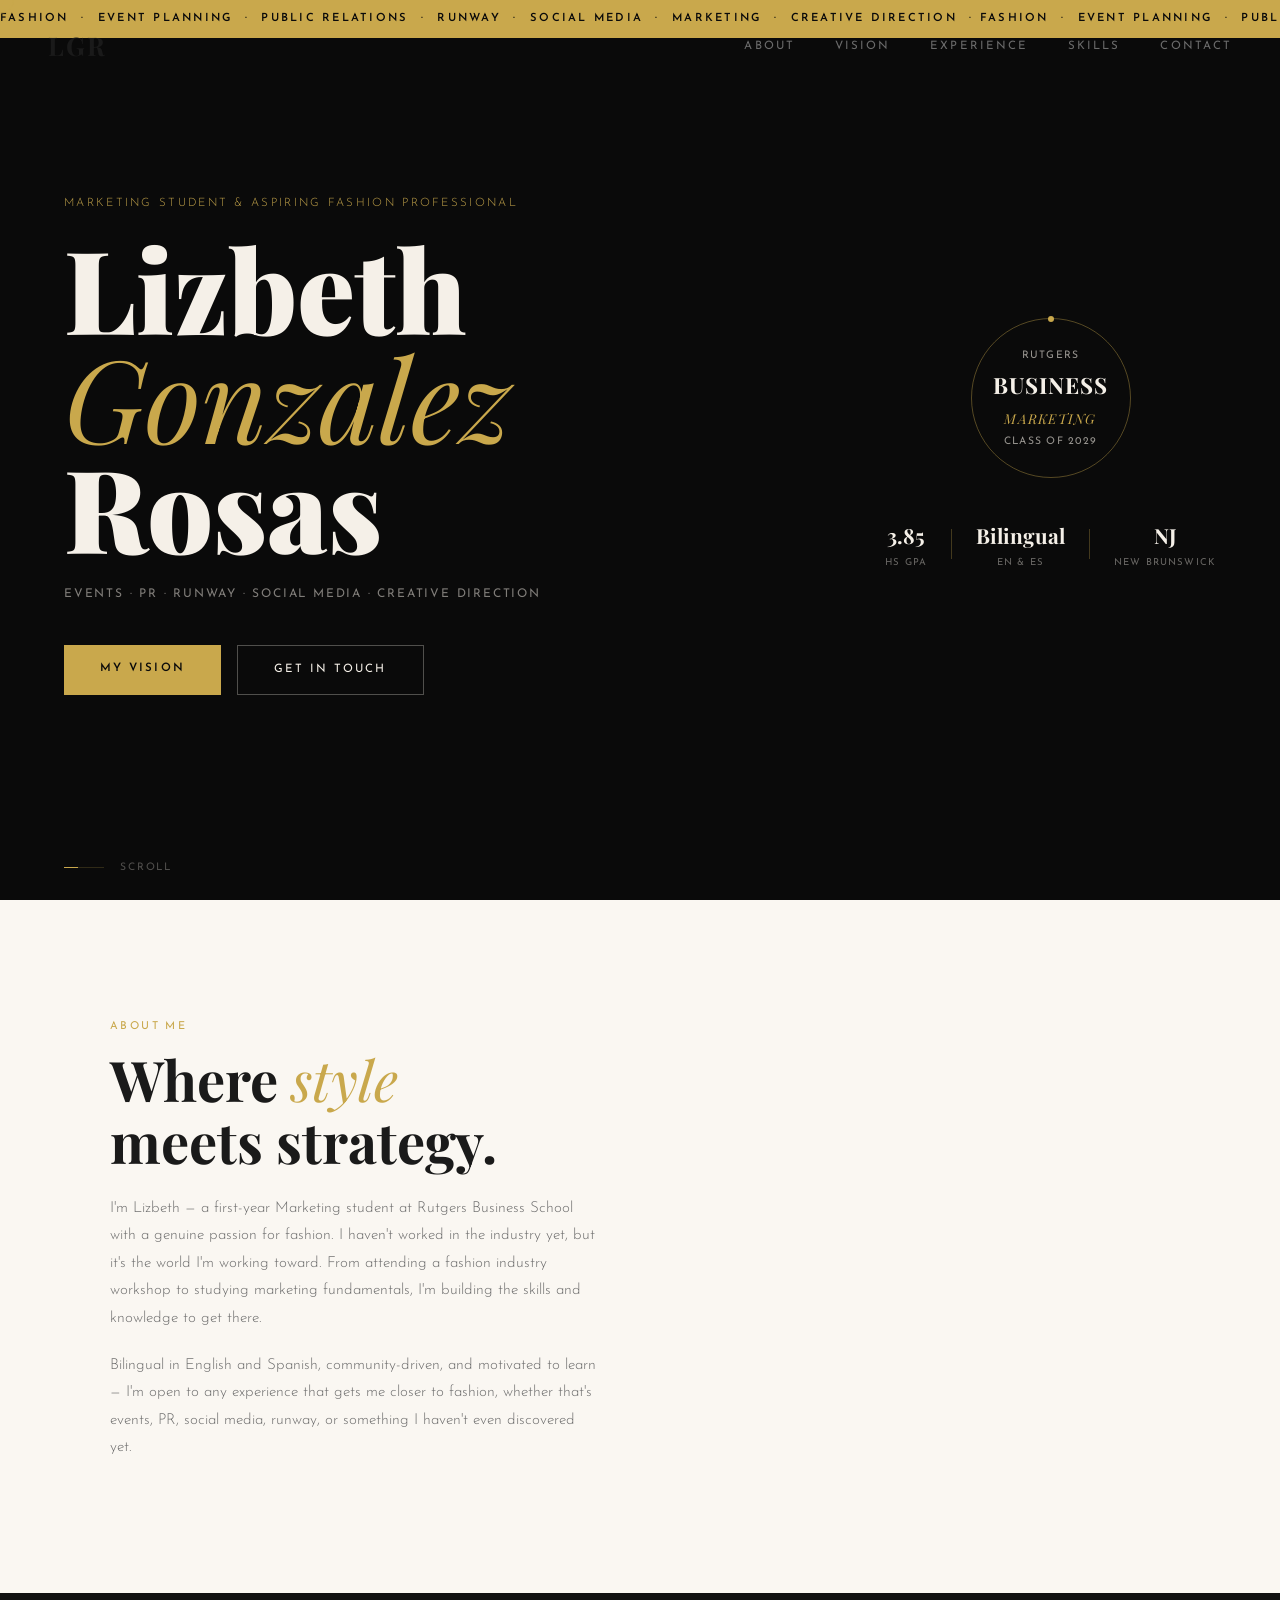
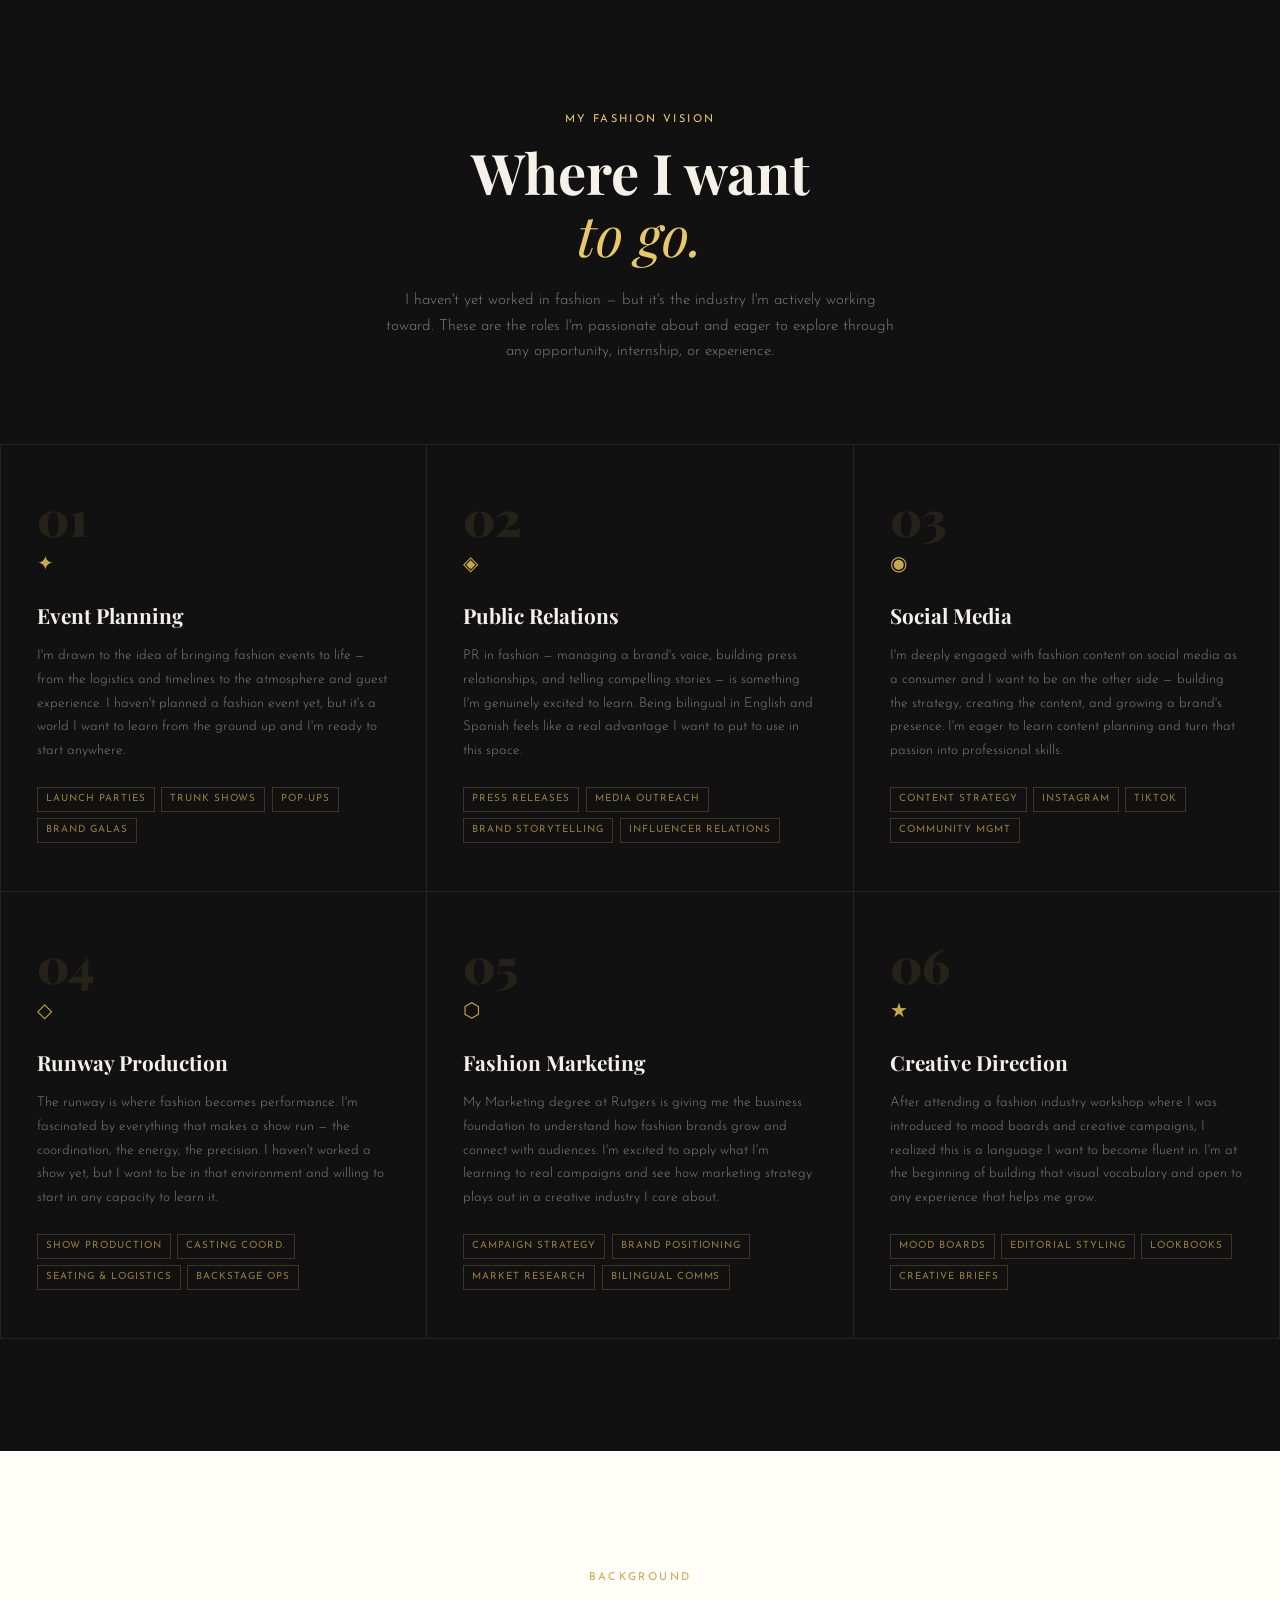
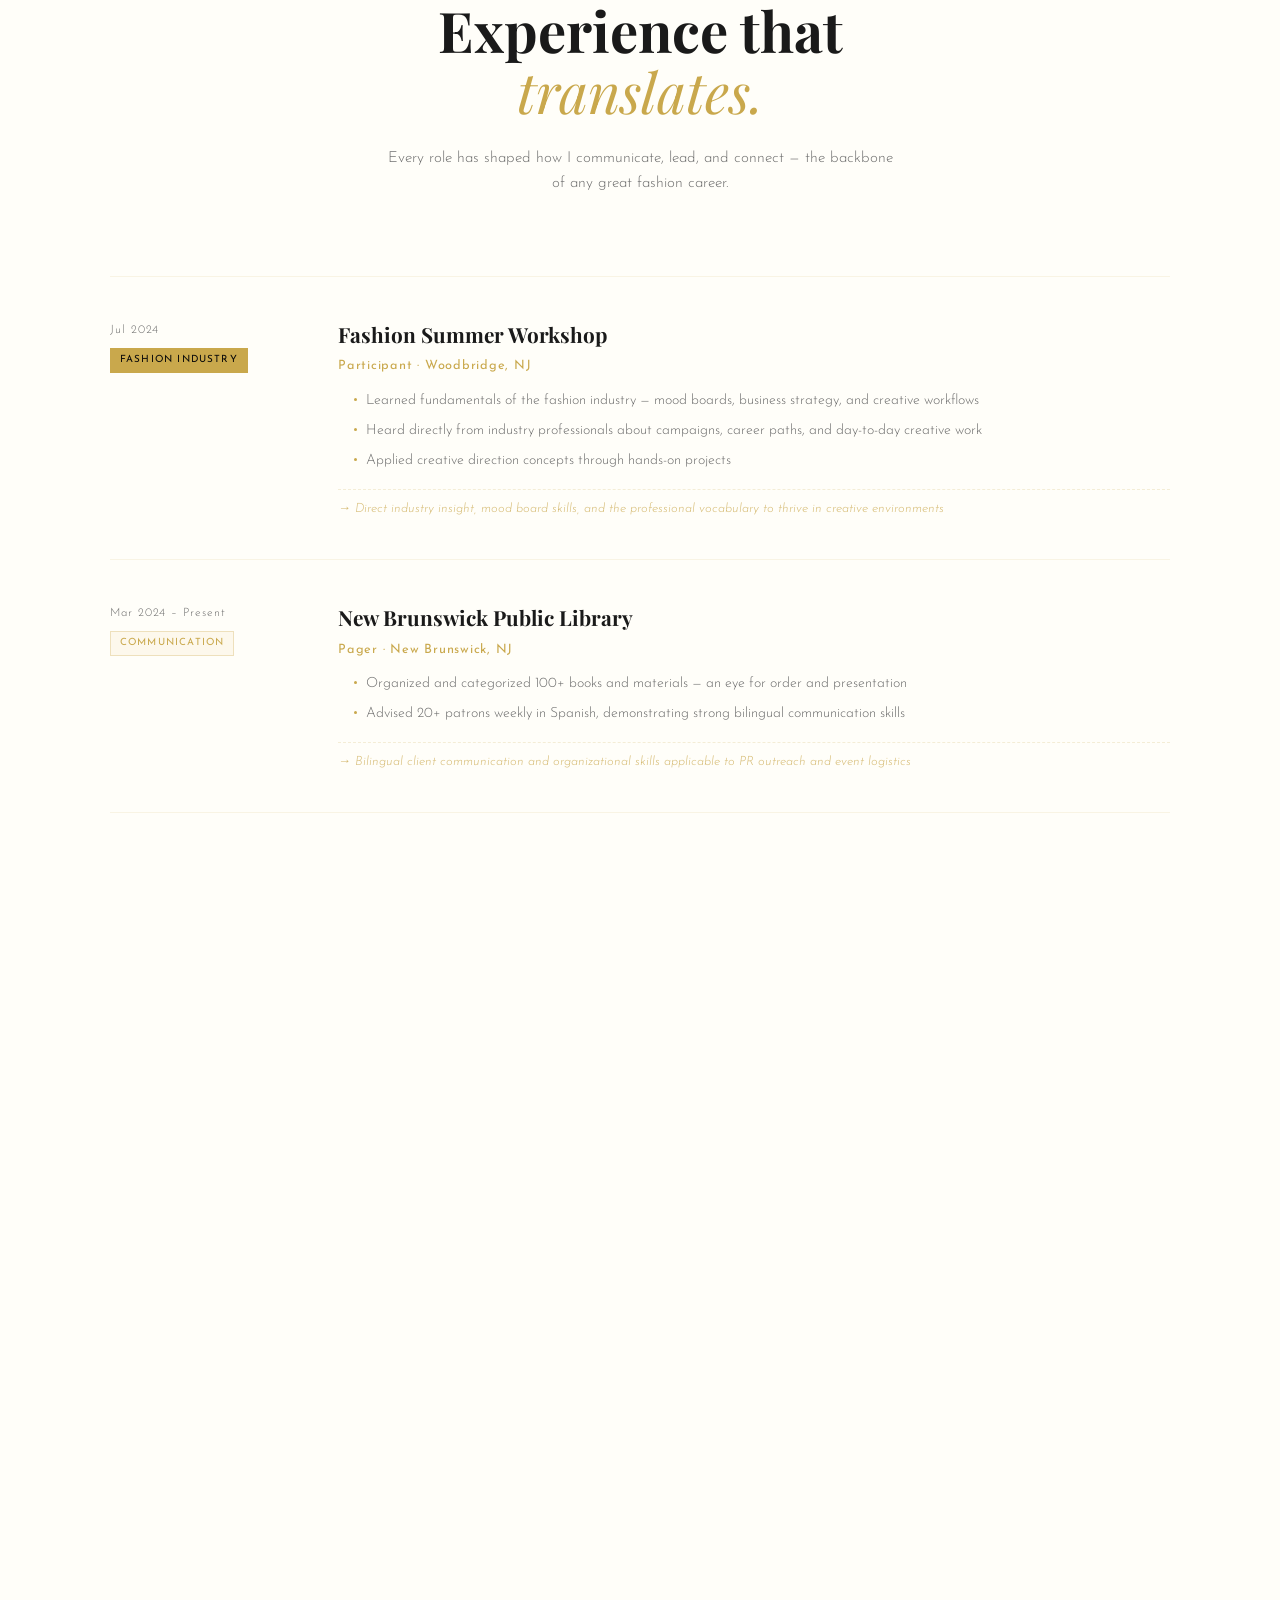
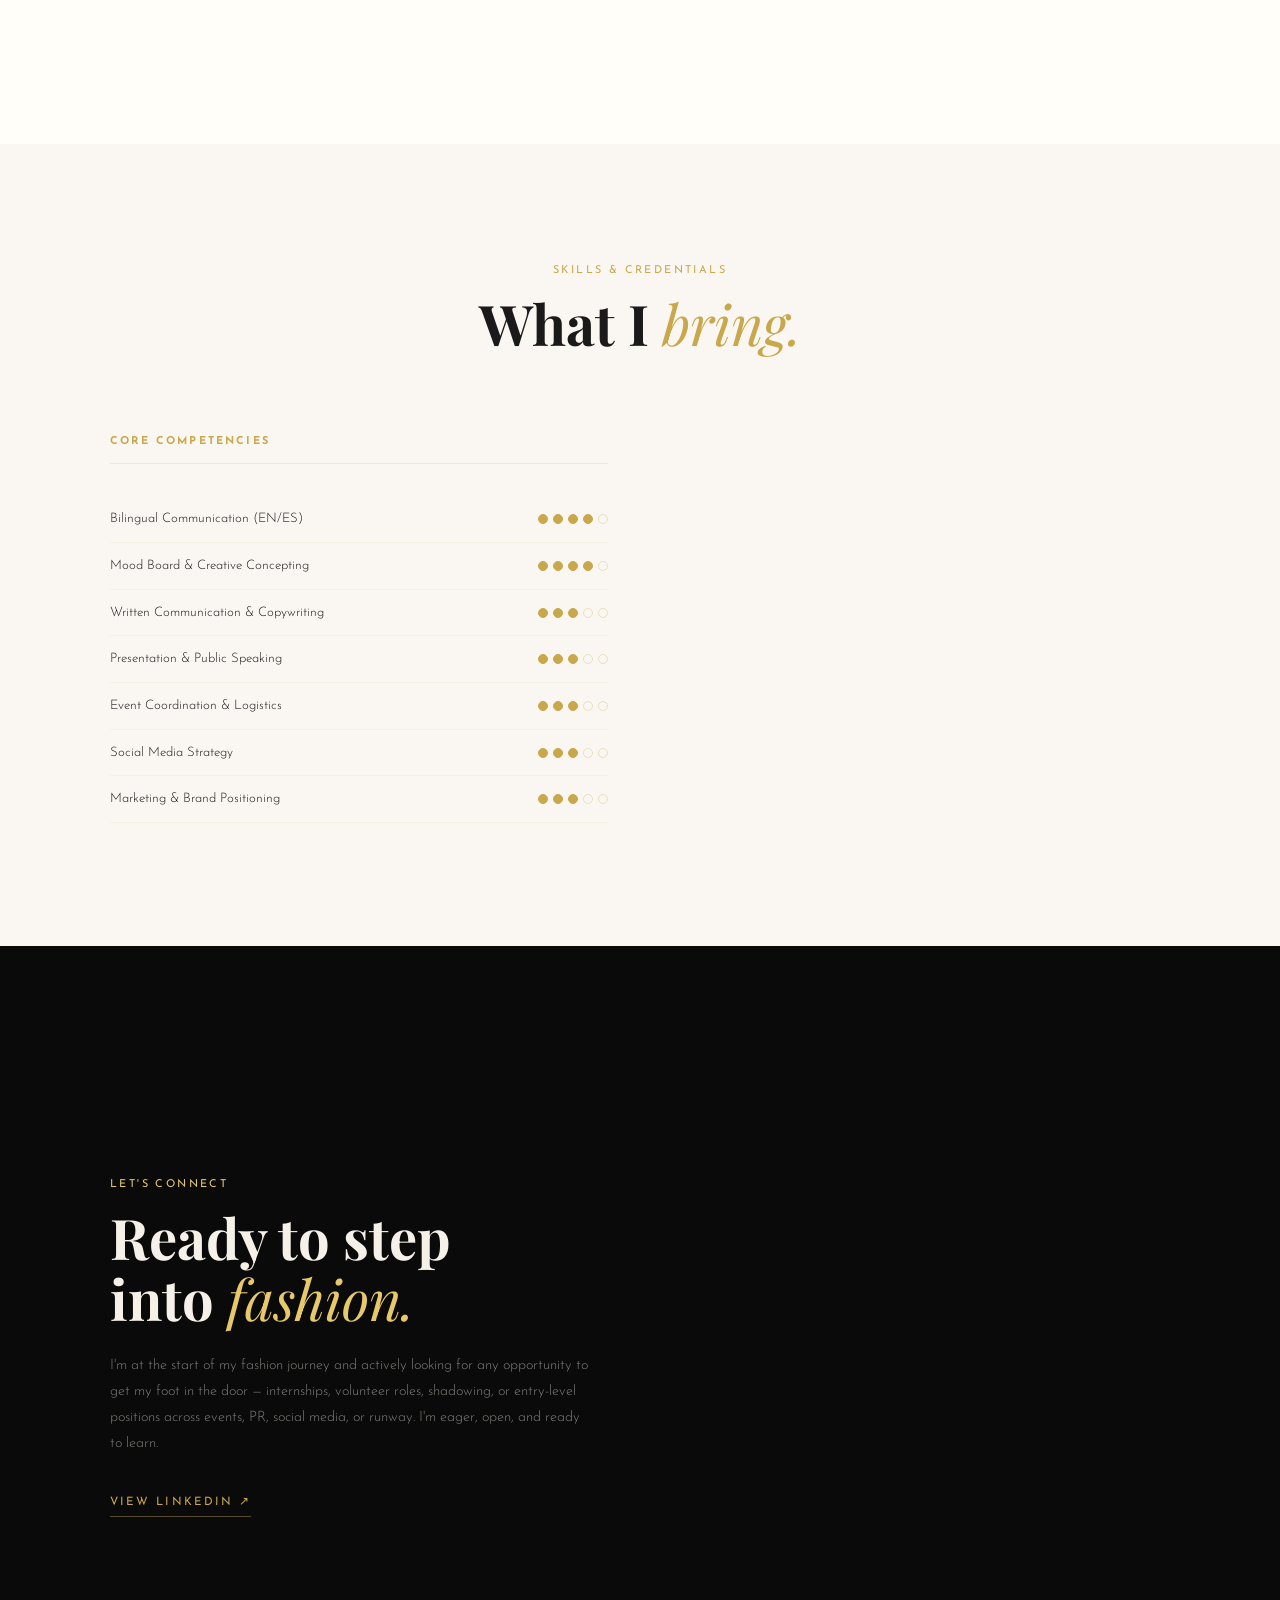
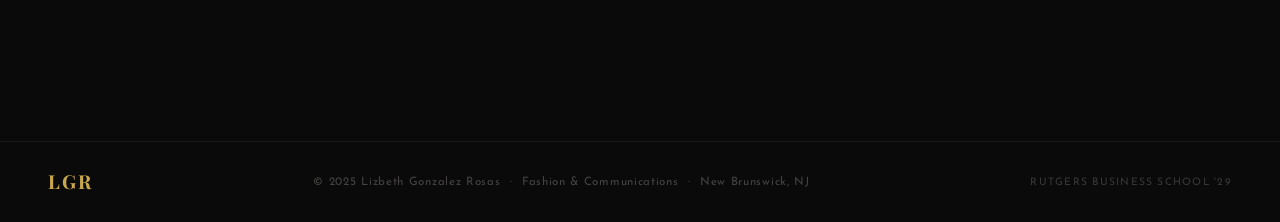
<file: index.html>
<!DOCTYPE html>
<html lang="en">
<head>
  <meta charset="UTF-8" />
  <meta name="viewport" content="width=device-width, initial-scale=1.0" />
  <title>Lizbeth Gonzalez Rosas — Fashion & Communications</title>
  <link rel="stylesheet" href="styles.css" />
  <link href="https://fonts.googleapis.com/css2?family=Playfair+Display:ital,wght@0,400;0,700;0,900;1,400;1,700&family=Josefin+Sans:wght@200;300;400;600&display=swap" rel="stylesheet" />
</head>
<body>

  <!-- CUSTOM CURSOR -->
  <div class="cursor" id="cursor"></div>
  <div class="cursor-follower" id="cursorFollower"></div>

  <!-- NAV -->
  <nav class="nav" id="nav">
    <div class="nav-logo">LGR</div>
    <ul class="nav-links" id="navLinks">
      <li><a href="#about">About</a></li>
      <li><a href="#aspirations">Vision</a></li>
      <li><a href="#experience">Experience</a></li>
      <li><a href="#skills">Skills</a></li>
      <li><a href="#contact">Contact</a></li>
    </ul>
    <button class="nav-toggle" id="navToggle" aria-label="Toggle menu">
      <span></span><span></span>
    </button>
  </nav>

  <!-- HERO -->
  <section class="hero" id="home">
    <div class="hero-marquee-wrap" aria-hidden="true">
      <div class="hero-marquee">
        <span>FASHION &nbsp;·&nbsp; EVENT PLANNING &nbsp;·&nbsp; PUBLIC RELATIONS &nbsp;·&nbsp; RUNWAY &nbsp;·&nbsp; SOCIAL MEDIA &nbsp;·&nbsp; MARKETING &nbsp;·&nbsp; CREATIVE DIRECTION &nbsp;·&nbsp;</span>
        <span>FASHION &nbsp;·&nbsp; EVENT PLANNING &nbsp;·&nbsp; PUBLIC RELATIONS &nbsp;·&nbsp; RUNWAY &nbsp;·&nbsp; SOCIAL MEDIA &nbsp;·&nbsp; MARKETING &nbsp;·&nbsp; CREATIVE DIRECTION &nbsp;·&nbsp;</span>
      </div>
    </div>
    <div class="hero-body">
      <div class="hero-left">
        <p class="hero-intro anim-1">Marketing Student &amp; Aspiring Fashion Professional</p>
        <h1 class="hero-name anim-2">
          <span class="name-line">Lizbeth</span>
          <em class="name-line">Gonzalez</em>
          <span class="name-line">Rosas</span>
        </h1>
        <p class="hero-sub anim-3">Events · PR · Runway · Social Media · Creative Direction</p>
        <div class="hero-actions anim-4">
          <a href="#aspirations" class="btn-primary">My Vision</a>
          <a href="#contact" class="btn-ghost">Get in Touch</a>
        </div>
      </div>
      <div class="hero-right anim-5">
        <div class="hero-badge">
          <div class="badge-ring"></div>
          <div class="badge-inner">
            <span>RUTGERS</span>
            <strong>BUSINESS</strong>
            <em>Marketing</em>
            <span>Class of 2029</span>
          </div>
        </div>
        <div class="hero-stats">
          <div class="hstat"><strong>3.85</strong><span>HS GPA</span></div>
          <div class="hstat-div"></div>
          <div class="hstat"><strong>Bilingual</strong><span>EN &amp; ES</span></div>
          <div class="hstat-div"></div>
          <div class="hstat"><strong>NJ</strong><span>New Brunswick</span></div>
        </div>
      </div>
    </div>
    <div class="hero-scroll">
      <div class="scroll-track"><div class="scroll-thumb"></div></div>
      <span>scroll</span>
    </div>
  </section>

  <!-- ABOUT -->
  <section class="section about" id="about">
    <div class="container">
      <div class="about-grid">
        <div class="about-text reveal">
          <span class="eyebrow">About Me</span>
          <h2 class="section-title">Where <em>style</em><br/>meets strategy.</h2>
          <p>I'm Lizbeth — a first-year Marketing student at Rutgers Business School with a genuine passion for fashion. I haven't worked in the industry yet, but it's the world I'm working toward. From attending a fashion industry workshop to studying marketing fundamentals, I'm building the skills and knowledge to get there.</p>
          <p>Bilingual in English and Spanish, community-driven, and motivated to learn — I'm open to any experience that gets me closer to fashion, whether that's events, PR, social media, runway, or something I haven't even discovered yet.</p>
        </div>
        <div class="about-cards reveal">
          <div class="edu-card">
            <div class="edu-card-bar"></div>
            <span class="edu-year">2025 → 2029</span>
            <h4>Rutgers Business School</h4>
            <p>B.S. Marketing · Newark, NJ</p>
            <span class="edu-note">GPA 3.3</span>
          </div>
          <div class="edu-card edu-card-offset">
            <div class="edu-card-bar"></div>
            <span class="edu-year">Graduated 2025</span>
            <h4>NB Health Science Technology HS</h4>
            <p>High School Diploma · GPA 3.85</p>
            <span class="edu-note">Seal of Biliteracy</span>
          </div>
        </div>
      </div>
    </div>
  </section>

  <!-- FASHION VISION / ASPIRATIONS -->
  <section class="section aspirations" id="aspirations">
    <div class="container">
      <div class="section-header reveal">
        <span class="eyebrow light">My Fashion Vision</span>
        <h2 class="section-title light">Where I want<br/><em>to go.</em></h2>
        <p class="section-sub light">I haven't yet worked in fashion — but it's the industry I'm actively working toward. These are the roles I'm passionate about and eager to explore through any opportunity, internship, or experience.</p>
      </div>
    </div>
    <div class="roles-grid">

      <div class="role-card reveal" style="--delay:0s">
        <div class="role-num">01</div>
        <div class="role-glyph">✦</div>
        <h3>Event Planning</h3>
        <p>I'm drawn to the idea of bringing fashion events to life — from the logistics and timelines to the atmosphere and guest experience. I haven't planned a fashion event yet, but it's a world I want to learn from the ground up and I'm ready to start anywhere.</p>
        <div class="role-tags">
          <span>Launch Parties</span><span>Trunk Shows</span><span>Pop-Ups</span><span>Brand Galas</span>
        </div>
      </div>

      <div class="role-card reveal" style="--delay:0.1s">
        <div class="role-num">02</div>
        <div class="role-glyph">◈</div>
        <h3>Public Relations</h3>
        <p>PR in fashion — managing a brand's voice, building press relationships, and telling compelling stories — is something I'm genuinely excited to learn. Being bilingual in English and Spanish feels like a real advantage I want to put to use in this space.</p>
        <div class="role-tags">
          <span>Press Releases</span><span>Media Outreach</span><span>Brand Storytelling</span><span>Influencer Relations</span>
        </div>
      </div>

      <div class="role-card reveal" style="--delay:0.2s">
        <div class="role-num">03</div>
        <div class="role-glyph">◉</div>
        <h3>Social Media</h3>
        <p>I'm deeply engaged with fashion content on social media as a consumer and I want to be on the other side — building the strategy, creating the content, and growing a brand's presence. I'm eager to learn content planning and turn that passion into professional skills.</p>
        <div class="role-tags">
          <span>Content Strategy</span><span>Instagram</span><span>TikTok</span><span>Community Mgmt</span>
        </div>
      </div>

      <div class="role-card reveal" style="--delay:0.3s">
        <div class="role-num">04</div>
        <div class="role-glyph">◇</div>
        <h3>Runway Production</h3>
        <p>The runway is where fashion becomes performance. I'm fascinated by everything that makes a show run — the coordination, the energy, the precision. I haven't worked a show yet, but I want to be in that environment and willing to start in any capacity to learn it.</p>
        <div class="role-tags">
          <span>Show Production</span><span>Casting Coord.</span><span>Seating &amp; Logistics</span><span>Backstage Ops</span>
        </div>
      </div>

      <div class="role-card reveal" style="--delay:0.4s">
        <div class="role-num">05</div>
        <div class="role-glyph">⬡</div>
        <h3>Fashion Marketing</h3>
        <p>My Marketing degree at Rutgers is giving me the business foundation to understand how fashion brands grow and connect with audiences. I'm excited to apply what I'm learning to real campaigns and see how marketing strategy plays out in a creative industry I care about.</p>
        <div class="role-tags">
          <span>Campaign Strategy</span><span>Brand Positioning</span><span>Market Research</span><span>Bilingual Comms</span>
        </div>
      </div>

      <div class="role-card reveal" style="--delay:0.5s">
        <div class="role-num">06</div>
        <div class="role-glyph">★</div>
        <h3>Creative Direction</h3>
        <p>After attending a fashion industry workshop where I was introduced to mood boards and creative campaigns, I realized this is a language I want to become fluent in. I'm at the beginning of building that visual vocabulary and open to any experience that helps me grow.</p>
        <div class="role-tags">
          <span>Mood Boards</span><span>Editorial Styling</span><span>Lookbooks</span><span>Creative Briefs</span>
        </div>
      </div>

    </div>
  </section>

  <!-- EXPERIENCE -->
  <section class="section experience" id="experience">
    <div class="container">
      <div class="section-header reveal">
        <span class="eyebrow">Background</span>
        <h2 class="section-title">Experience that<br/><em>translates.</em></h2>
        <p class="section-sub">Every role has shaped how I communicate, lead, and connect — the backbone of any great fashion career.</p>
      </div>
      <div class="exp-list">

        <div class="exp-item reveal">
          <div class="exp-left">
            <span class="exp-date">Jul 2024</span>
            <span class="exp-type fashion-type">Fashion Industry</span>
          </div>
          <div class="exp-right">
            <h3>Fashion Summer Workshop</h3>
            <p class="exp-role">Participant · Woodbridge, NJ</p>
            <ul class="exp-bullets">
              <li>Learned fundamentals of the fashion industry — mood boards, business strategy, and creative workflows</li>
              <li>Heard directly from industry professionals about campaigns, career paths, and day-to-day creative work</li>
              <li>Applied creative direction concepts through hands-on projects</li>
            </ul>
            <div class="exp-transfer">
              <span>→ Direct industry insight, mood board skills, and the professional vocabulary to thrive in creative environments</span>
            </div>
          </div>
        </div>

        <div class="exp-item reveal">
          <div class="exp-left">
            <span class="exp-date">Mar 2024 – Present</span>
            <span class="exp-type">Communication</span>
          </div>
          <div class="exp-right">
            <h3>New Brunswick Public Library</h3>
            <p class="exp-role">Pager · New Brunswick, NJ</p>
            <ul class="exp-bullets">
              <li>Organized and categorized 100+ books and materials — an eye for order and presentation</li>
              <li>Advised 20+ patrons weekly in Spanish, demonstrating strong bilingual communication skills</li>
            </ul>
            <div class="exp-transfer">
              <span>→ Bilingual client communication and organizational skills applicable to PR outreach and event logistics</span>
            </div>
          </div>
        </div>

        <div class="exp-item reveal">
          <div class="exp-left">
            <span class="exp-date">Sep 2023 – Dec 2024</span>
            <span class="exp-type">Professional Exposure</span>
          </div>
          <div class="exp-right">
            <h3>Robert Wood Johnson University Hospital</h3>
            <p class="exp-role">Career Shadowing Intern · New Brunswick, NJ</p>
            <ul class="exp-bullets">
              <li>Accumulated 50+ hours of professional observation across multiple departments</li>
              <li>Shadowed a speech-language pathologist, documented patient interactions, and presented findings to hospital staff and administration</li>
              <li>Developed a weekly reflective journaling habit — building storytelling and analytical writing skills</li>
            </ul>
            <div class="exp-transfer">
              <span>→ Presentation skills, documentation, and the ability to stay professional under pressure — all essential in PR and events</span>
            </div>
          </div>
        </div>

        <div class="exp-item reveal">
          <div class="exp-left">
            <span class="exp-date">Sep 2023 – May 2025</span>
            <span class="exp-type">Academic</span>
          </div>
          <div class="exp-right">
            <h3>ODASIS — College Placement Program</h3>
            <p class="exp-role">Participant · New Brunswick, NJ</p>
            <ul class="exp-bullets">
              <li>Delivered public presentations on topics including anatomy lab findings — building speaking confidence</li>
              <li>Completed a college-level English Composition course while still in high school</li>
            </ul>
            <div class="exp-transfer">
              <span>→ Strong writing and speaking foundation — essential for PR copy, social media content, and press pitching</span>
            </div>
          </div>
        </div>

        <div class="exp-item reveal">
          <div class="exp-left">
            <span class="exp-date">2020 – 2024</span>
            <span class="exp-type">Community</span>
          </div>
          <div class="exp-right">
            <h3>Community Service</h3>
            <p class="exp-role">New Brunswick, NJ</p>
            <ul class="exp-bullets">
              <li>Library volunteer — encouraged children's literacy through summer reading programs</li>
              <li>Hospital-based community events — prepared event spaces and engaged participants in women's wellness programs</li>
              <li>Multiple community cleanup and garden initiatives alongside organized volunteer teams</li>
            </ul>
            <div class="exp-transfer">
              <span>→ Event setup, participant engagement, and team coordination — direct parallels to event production and brand activation work</span>
            </div>
          </div>
        </div>

      </div>
    </div>
  </section>

  <!-- SKILLS -->
  <section class="section skills" id="skills">
    <div class="container">
      <div class="section-header reveal">
        <span class="eyebrow">Skills &amp; Credentials</span>
        <h2 class="section-title">What I <em>bring.</em></h2>
      </div>
      <div class="skills-layout">

        <div class="skills-col reveal">
          <h4 class="skills-col-head">Core Competencies</h4>
          <div class="skill-row">
            <span class="skill-label">Bilingual Communication (EN/ES)</span>
            <div class="pip-row"><div class="pip on"></div><div class="pip on"></div><div class="pip on"></div><div class="pip on"></div><div class="pip on"></div></div>
          </div>
          <div class="skill-row">
            <span class="skill-label">Mood Board &amp; Creative Concepting</span>
            <div class="pip-row"><div class="pip on"></div><div class="pip on"></div><div class="pip on"></div><div class="pip on"></div><div class="pip"></div></div>
          </div>
          <div class="skill-row">
            <span class="skill-label">Written Communication &amp; Copywriting</span>
            <div class="pip-row"><div class="pip on"></div><div class="pip on"></div><div class="pip on"></div><div class="pip on"></div><div class="pip"></div></div>
          </div>
          <div class="skill-row">
            <span class="skill-label">Presentation &amp; Public Speaking</span>
            <div class="pip-row"><div class="pip on"></div><div class="pip on"></div><div class="pip on"></div><div class="pip on"></div><div class="pip"></div></div>
          </div>
          <div class="skill-row">
            <span class="skill-label">Event Coordination &amp; Logistics</span>
            <div class="pip-row"><div class="pip on"></div><div class="pip on"></div><div class="pip on"></div><div class="pip"></div><div class="pip"></div></div>
          </div>
          <div class="skill-row">
            <span class="skill-label">Social Media Strategy</span>
            <div class="pip-row"><div class="pip on"></div><div class="pip on"></div><div class="pip on"></div><div class="pip on"></div><div class="pip"></div></div>
          </div>
          <div class="skill-row">
            <span class="skill-label">Marketing &amp; Brand Positioning</span>
            <div class="pip-row"><div class="pip on"></div><div class="pip on"></div><div class="pip on"></div><div class="pip"></div><div class="pip"></div></div>
          </div>
        </div>

        <div class="skills-col reveal">
          <h4 class="skills-col-head">Credentials &amp; Awards</h4>
          <div class="cred-card">
            <div class="cred-icon">🏅</div>
            <div>
              <strong>Seal of Biliteracy</strong>
              <p>Certified English &amp; Spanish proficiency — invaluable in global fashion PR and multicultural marketing</p>
            </div>
          </div>
          <div class="cred-card">
            <div class="cred-icon">💗</div>
            <div>
              <strong>CPR Certified</strong>
              <p>Safety-trained — relevant for managing large-scale fashion event environments</p>
            </div>
          </div>
          <div class="cred-card">
            <div class="cred-icon">✍️</div>
            <div>
              <strong>College-Level English in High School</strong>
              <p>Ahead-of-schedule academic achievement demonstrating strong writing and critical thinking</p>
            </div>
          </div>
        </div>

      </div>
    </div>
  </section>

  <!-- CONTACT -->
  <section class="section contact" id="contact">
    <div class="contact-wrap">
      <div class="contact-left reveal">
        <span class="eyebrow light">Let's Connect</span>
        <h2 class="section-title light">Ready to step<br/>into <em>fashion.</em></h2>
        <p>I'm at the start of my fashion journey and actively looking for any opportunity to get my foot in the door — internships, volunteer roles, shadowing, or entry-level positions across events, PR, social media, or runway. I'm eager, open, and ready to learn.</p>
        <a href="https://www.linkedin.com/in/lizbeth-gonzalez-rosas-580436385" target="_blank" class="linkedin-btn">View LinkedIn ↗</a>
      </div>
      <div class="contact-right reveal">
        <div class="contact-rows">
          <a href="mailto:lg966@scarletmail.rutgers.edu" class="c-row">
            <span class="c-label">Rutgers Email</span>
            <span class="c-val">lg966@scarletmail.rutgers.edu</span>
          </a>
          <a href="mailto:lizrosas1313@gmail.com" class="c-row">
            <span class="c-label">Personal Email</span>
            <span class="c-val">lizrosas1313@gmail.com</span>
          </a>
          <a href="tel:7322076537" class="c-row">
            <span class="c-label">Phone</span>
            <span class="c-val">(732) 207-6537</span>
          </a>
          <div class="c-row">
            <span class="c-label">Location</span>
            <span class="c-val">New Brunswick, NJ 08901</span>
          </div>
          <div class="c-row">
            <span class="c-label">Languages</span>
            <span class="c-val">English &amp; Spanish (Native)</span>
          </div>
          <div class="c-row">
            <span class="c-label">Status</span>
            <span class="c-val c-available">Open to Opportunities ✦</span>
          </div>
        </div>
      </div>
    </div>
  </section>

  <!-- FOOTER -->
  <footer class="footer">
    <span class="footer-logo">LGR</span>
    <p>© 2025 Lizbeth Gonzalez Rosas &nbsp;·&nbsp; Fashion &amp; Communications &nbsp;·&nbsp; New Brunswick, NJ</p>
    <span class="footer-right">Rutgers Business School '29</span>
  </footer>

  <script src="script.js"></script>
</body>
</html>
</file>
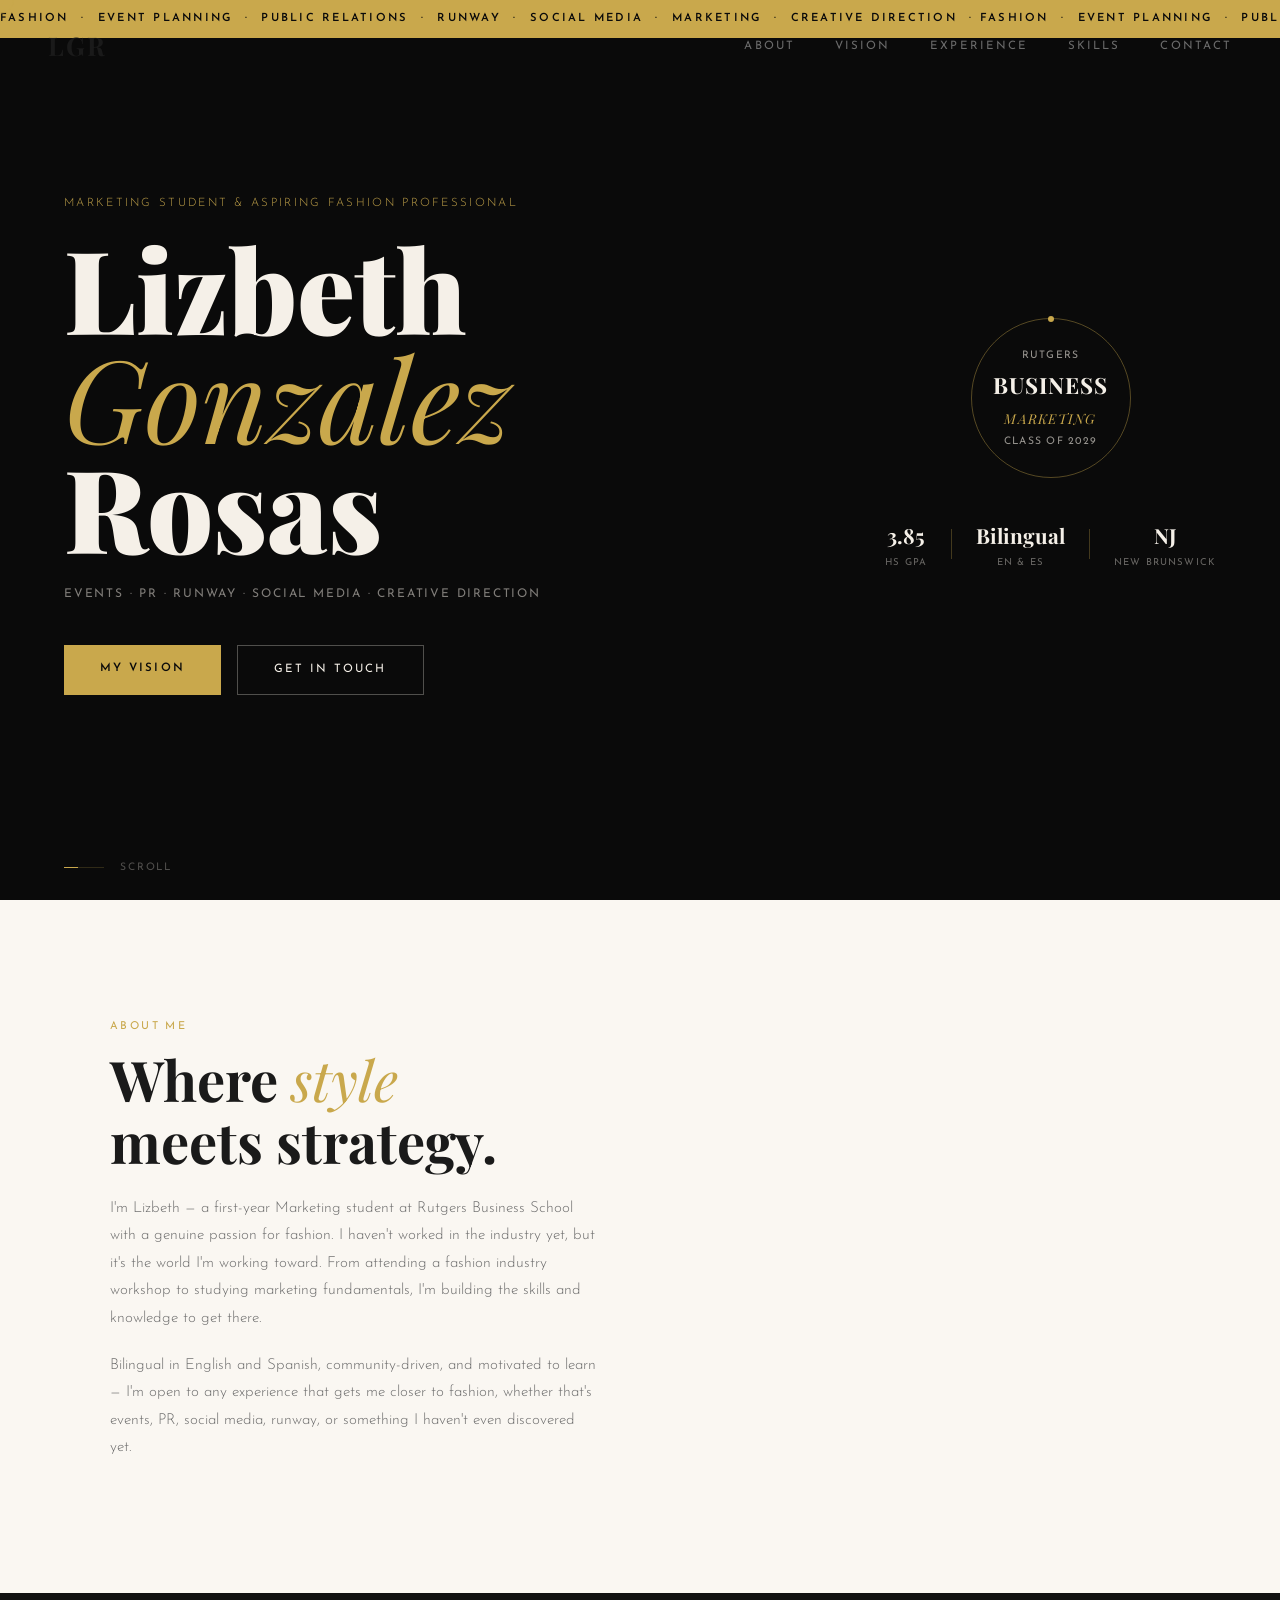
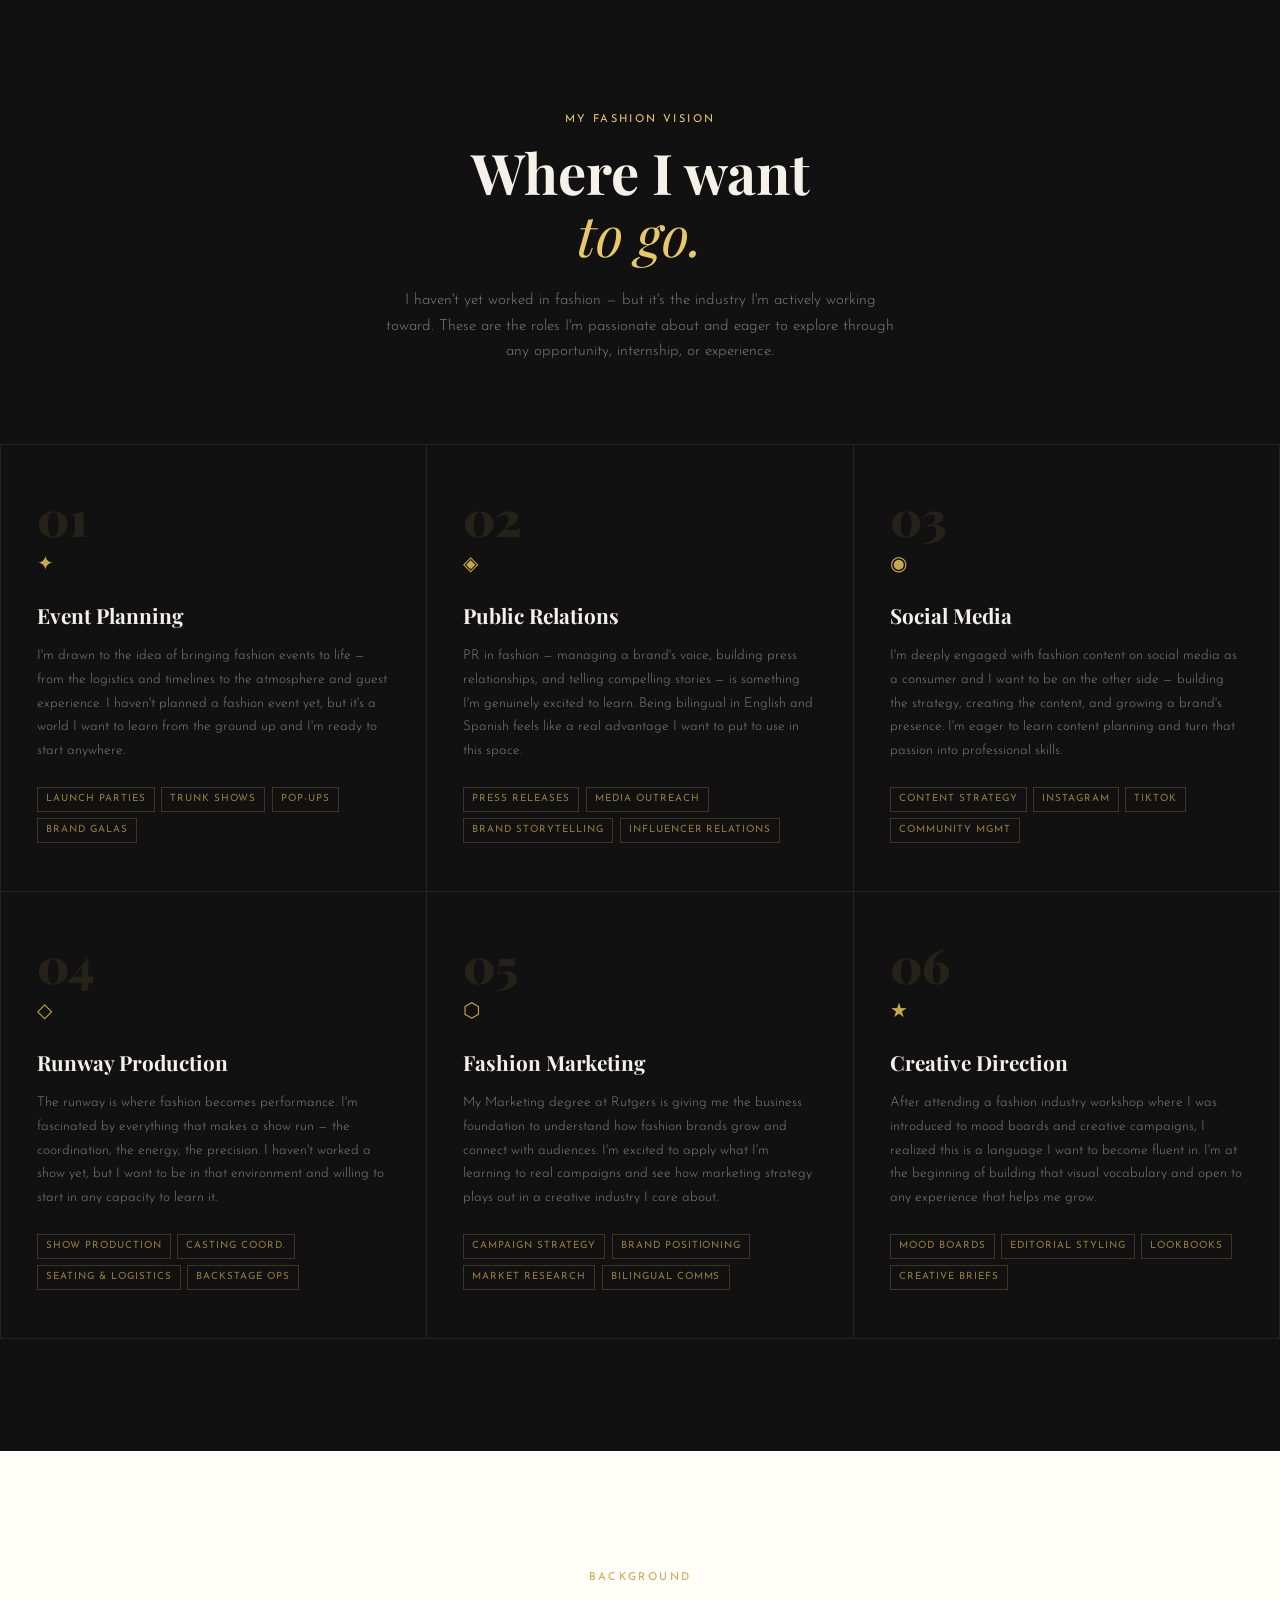
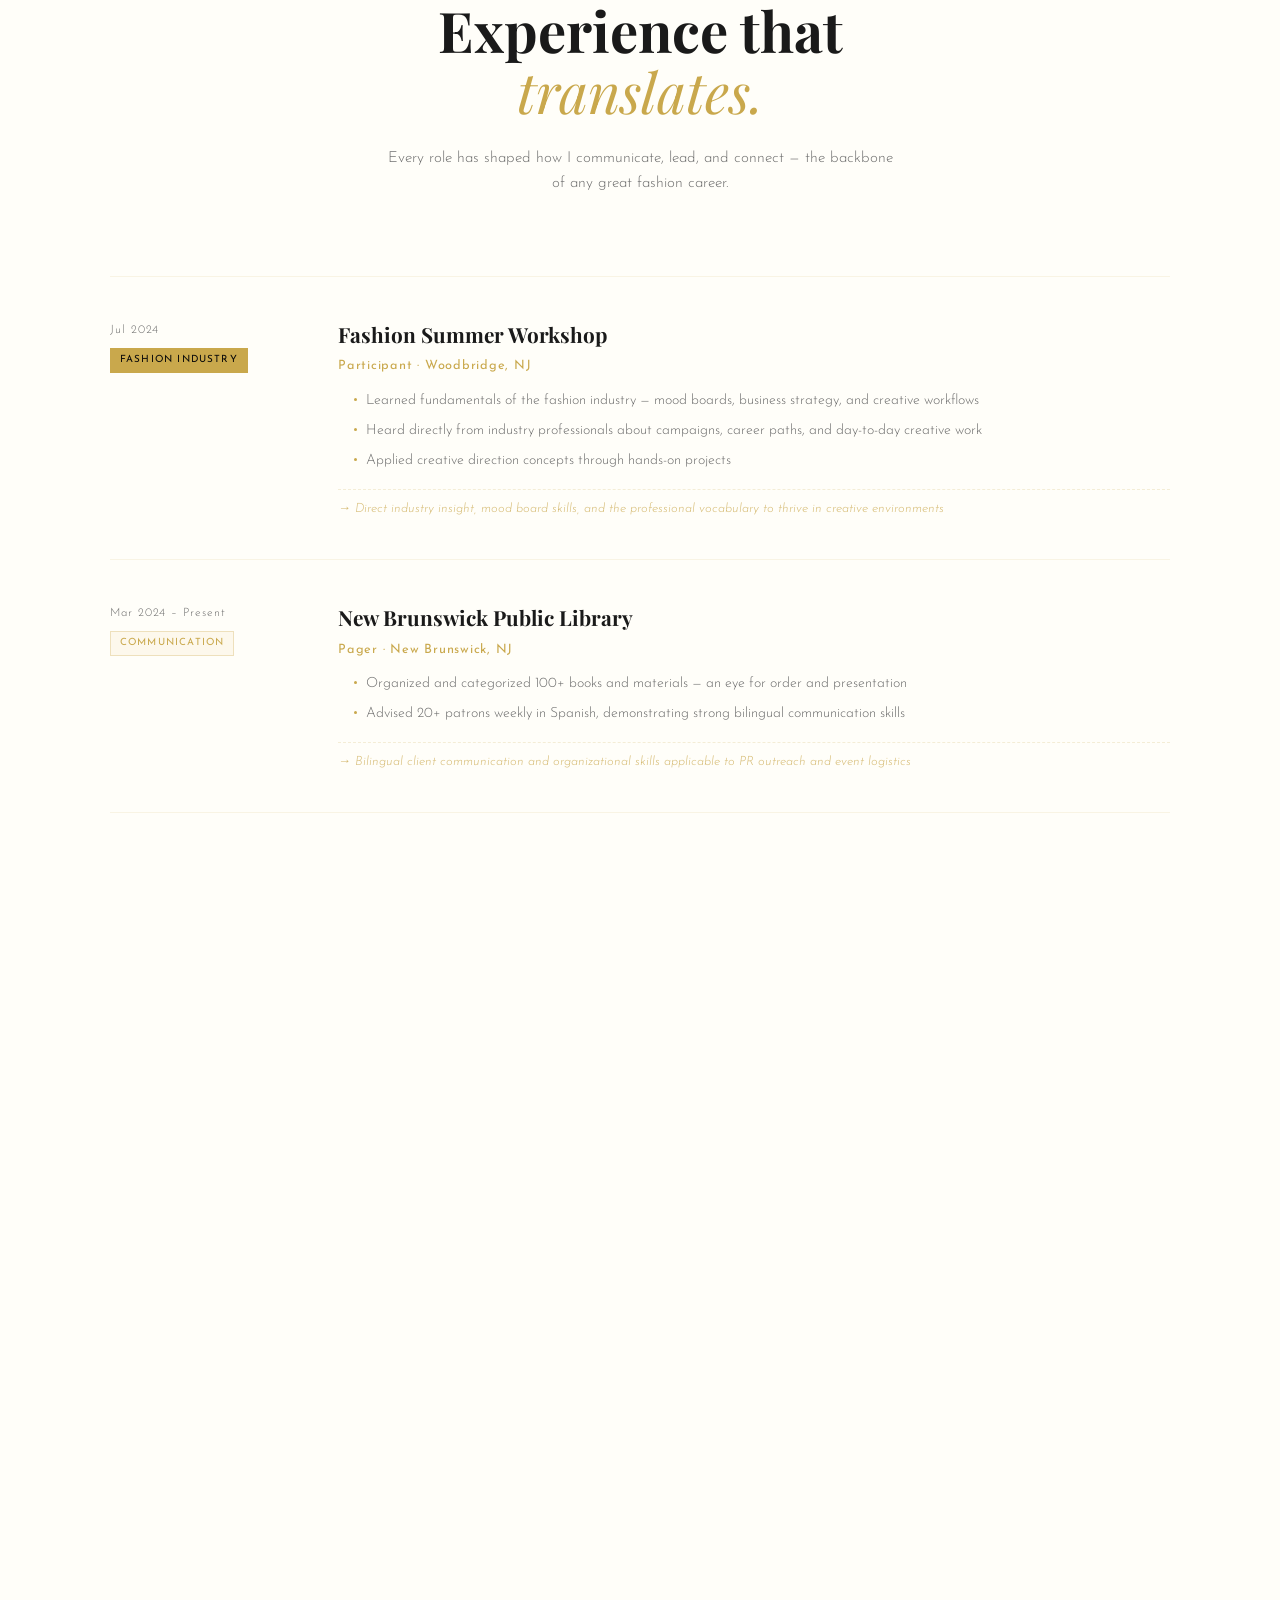
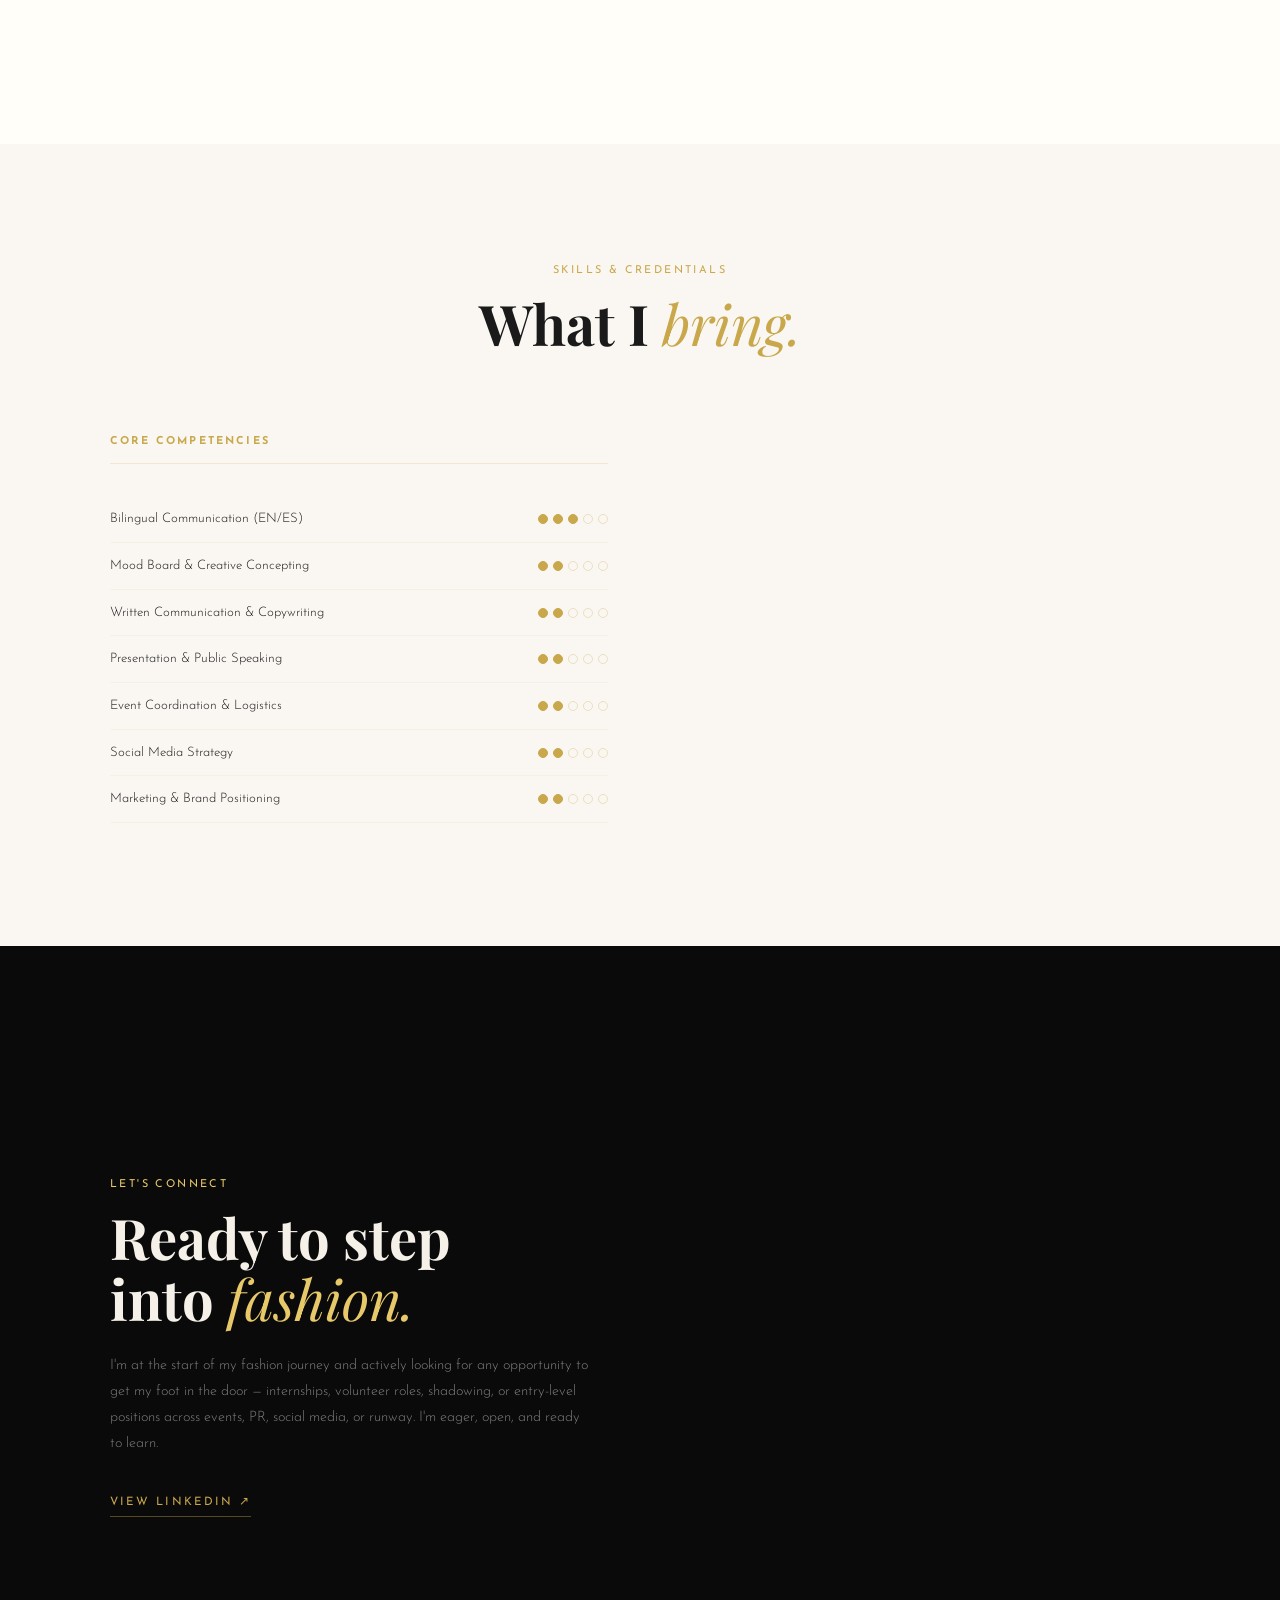
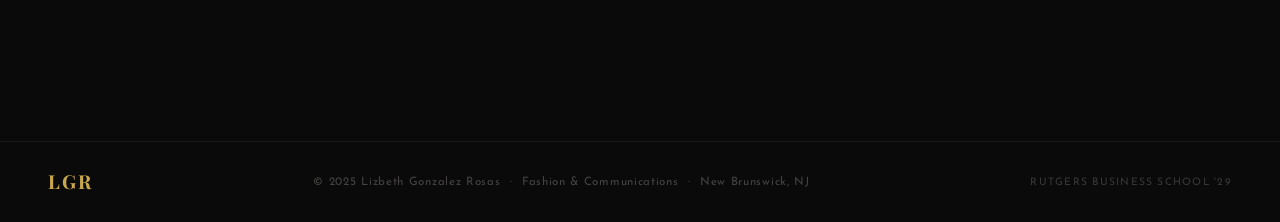
<file: lizbeth_portfolio.html>
<!DOCTYPE html>
<html lang="en">
<head>
  <meta charset="UTF-8" />
  <meta name="viewport" content="width=device-width, initial-scale=1.0" />
  <title>Lizbeth Gonzalez Rosas — Fashion & Communications</title>
  <style>
/* ===========================
   VARIABLES
=========================== */
:root {
  --black: #0a0a0a;
  --charcoal: #1a1a1a;
  --dark: #111111;
  --ivory: #f5f0e8;
  --cream: #faf7f2;
  --warm-white: #fffef9;
  --gold: #c9a84c;
  --gold-light: #e8c96a;
  --gold-pale: #fdf8ec;
  --gray-mid: #6b6b6b;
  --gray-light: #d4d0c8;
  --font-display: 'Playfair Display', Georgia, serif;
  --font-sans: 'Josefin Sans', sans-serif;
  --ease: cubic-bezier(0.4, 0, 0.2, 1);
  --ease-out: cubic-bezier(0, 0, 0.2, 1);
}

/* ===========================
   RESET & BASE
=========================== */
*, *::before, *::after { box-sizing: border-box; margin: 0; padding: 0; }
html { scroll-behavior: smooth; font-size: 16px; }
body {
  font-family: var(--font-sans);
  background: var(--warm-white);
  color: var(--charcoal);
  line-height: 1.65;
  overflow-x: hidden;
  cursor: none;
}
a { text-decoration: none; color: inherit; }
ul { list-style: none; }

/* ===========================
   CUSTOM CURSOR
=========================== */
.cursor {
  position: fixed;
  width: 8px; height: 8px;
  background: var(--gold);
  border-radius: 50%;
  pointer-events: none;
  z-index: 9999;
  transform: translate(-50%, -50%);
  transition: transform 0.1s, opacity 0.2s;
}
.cursor-follower {
  position: fixed;
  width: 28px; height: 28px;
  border: 1px solid var(--gold);
  border-radius: 50%;
  pointer-events: none;
  z-index: 9998;
  transform: translate(-50%, -50%);
  transition: transform 0.3s var(--ease), width 0.3s, height 0.3s, opacity 0.2s;
  opacity: 0.6;
}
body:hover .cursor { opacity: 1; }

/* ===========================
   NAV
=========================== */
.nav {
  position: fixed; top: 0; left: 0; right: 0;
  z-index: 100;
  display: flex; align-items: center; justify-content: space-between;
  padding: 1.5rem 3rem;
  background: rgba(250,247,242,0);
  transition: background 0.4s, border-bottom 0.4s, padding 0.3s;
  border-bottom: 1px solid transparent;
}
.nav.scrolled {
  background: rgba(250,247,242,0.96);
  backdrop-filter: blur(10px);
  border-bottom-color: rgba(201,168,76,0.2);
  padding-top: 1rem;
  padding-bottom: 1rem;
}
.nav-logo {
  font-family: var(--font-display);
  font-size: 1.6rem;
  font-weight: 700;
  letter-spacing: 0.08em;
  color: var(--charcoal);
}
.nav-links { display: flex; gap: 2.5rem; }
.nav-links a {
  font-size: 0.72rem;
  font-weight: 400;
  letter-spacing: 0.18em;
  text-transform: uppercase;
  color: var(--gray-mid);
  position: relative;
  transition: color 0.25s;
}
.nav-links a::after {
  content: '';
  position: absolute;
  bottom: -3px; left: 0;
  width: 0; height: 1px;
  background: var(--gold);
  transition: width 0.3s var(--ease);
}
.nav-links a:hover { color: var(--charcoal); }
.nav-links a:hover::after { width: 100%; }
.nav-toggle {
  display: none; flex-direction: column; gap: 6px;
  background: none; border: none; cursor: none; padding: 4px;
}
.nav-toggle span { display: block; width: 22px; height: 1.5px; background: var(--charcoal); transition: var(--ease) 0.3s; }

/* ===========================
   HERO
=========================== */
.hero {
  position: relative;
  min-height: 100vh;
  background: var(--black);
  color: var(--ivory);
  display: flex; flex-direction: column;
  overflow: hidden;
}
/* Marquee strip */
.hero-marquee-wrap {
  background: var(--gold);
  overflow: hidden;
  padding: 0.6rem 0;
  margin-top: 0;
}
.hero-marquee {
  display: flex;
  white-space: nowrap;
  animation: marqueeScroll 30s linear infinite;
}
.hero-marquee span {
  font-family: var(--font-sans);
  font-size: 0.7rem;
  font-weight: 600;
  letter-spacing: 0.2em;
  color: var(--black);
  padding-right: 0;
}
@keyframes marqueeScroll {
  0% { transform: translateX(0); }
  100% { transform: translateX(-50%); }
}

.hero-body {
  flex: 1;
  display: flex;
  align-items: center;
  justify-content: space-between;
  padding: 5rem 4rem 4rem;
  gap: 3rem;
  max-width: 1300px;
  margin: 0 auto;
  width: 100%;
}

/* Hero text */
.hero-intro {
  font-size: 0.72rem;
  font-weight: 300;
  letter-spacing: 0.2em;
  text-transform: uppercase;
  color: var(--gold);
  margin-bottom: 1.25rem;
  opacity: 0; transform: translateY(10px);
  animation: fadeUp 0.6s var(--ease-out) 0.3s forwards;
}
.hero-name {
  font-family: var(--font-display);
  font-size: clamp(4rem, 9vw, 8rem);
  font-weight: 900;
  line-height: 0.95;
  margin-bottom: 1.5rem;
  display: flex; flex-direction: column;
}
.name-line {
  display: block;
  opacity: 0; transform: translateY(20px);
  animation: fadeUp 0.7s var(--ease-out) forwards;
}
.name-line:nth-child(1) { animation-delay: 0.4s; color: var(--ivory); }
.name-line:nth-child(2) { animation-delay: 0.55s; }
.hero-name em {
  font-style: italic;
  color: var(--gold);
  font-weight: 400;
}
.name-line:nth-child(3) { animation-delay: 0.7s; color: var(--ivory); }
.hero-sub {
  font-size: 0.75rem;
  letter-spacing: 0.15em;
  text-transform: uppercase;
  color: rgba(245,240,232,0.5);
  margin-bottom: 2.5rem;
  opacity: 0; transform: translateY(10px);
  animation: fadeUp 0.6s var(--ease-out) 0.85s forwards;
}
.hero-actions {
  display: flex; gap: 1rem; flex-wrap: wrap;
  opacity: 0; transform: translateY(10px);
  animation: fadeUp 0.6s var(--ease-out) 1s forwards;
}
.btn-primary {
  display: inline-block;
  background: var(--gold);
  color: var(--black);
  font-family: var(--font-sans);
  font-size: 0.72rem;
  font-weight: 600;
  letter-spacing: 0.18em;
  text-transform: uppercase;
  padding: 0.9rem 2.25rem;
  transition: background 0.25s, transform 0.25s;
}
.btn-primary:hover { background: var(--gold-light); transform: translateY(-2px); }
.btn-ghost {
  display: inline-block;
  background: transparent;
  color: var(--ivory);
  font-family: var(--font-sans);
  font-size: 0.72rem;
  font-weight: 400;
  letter-spacing: 0.18em;
  text-transform: uppercase;
  padding: 0.9rem 2.25rem;
  border: 1px solid rgba(245,240,232,0.3);
  transition: border-color 0.25s, color 0.25s;
}
.btn-ghost:hover { border-color: var(--gold); color: var(--gold); }

/* Hero right */
.hero-right {
  display: flex; flex-direction: column; align-items: center; gap: 2.5rem;
  opacity: 0; transform: translateX(20px);
  animation: fadeLeft 0.8s var(--ease-out) 1.1s forwards;
}
.hero-badge {
  position: relative;
  width: 160px; height: 160px;
  display: flex; align-items: center; justify-content: center;
}
.badge-ring {
  position: absolute; inset: 0;
  border: 1px solid rgba(201,168,76,0.4);
  border-radius: 50%;
  animation: spin 20s linear infinite;
}
.badge-ring::before {
  content: '';
  position: absolute;
  top: -3px; left: 50%;
  width: 6px; height: 6px;
  background: var(--gold);
  border-radius: 50%;
  transform: translateX(-50%);
}
.badge-inner {
  display: flex; flex-direction: column; align-items: center;
  text-align: center;
  font-size: 0.65rem;
  letter-spacing: 0.12em;
  text-transform: uppercase;
  color: rgba(245,240,232,0.6);
  gap: 0.2rem;
}
.badge-inner strong {
  font-family: var(--font-display);
  font-size: 1.4rem;
  font-weight: 700;
  color: var(--ivory);
  letter-spacing: 0.05em;
}
.badge-inner em {
  font-style: italic;
  font-family: var(--font-display);
  font-size: 0.85rem;
  color: var(--gold);
}
.hero-stats {
  display: flex; align-items: center; gap: 1.5rem;
}
.hstat { text-align: center; }
.hstat strong { display: block; font-family: var(--font-display); font-size: 1.3rem; color: var(--ivory); }
.hstat span { display: block; font-size: 0.6rem; letter-spacing: 0.12em; text-transform: uppercase; color: rgba(245,240,232,0.4); margin-top: 2px; }
.hstat-div { width: 1px; height: 30px; background: rgba(201,168,76,0.3); }

/* Scroll hint */
.hero-scroll {
  display: flex; align-items: center; gap: 1rem;
  padding: 1.5rem 4rem;
  opacity: 0;
  animation: fadeUp 0.5s ease 1.5s forwards;
}
.scroll-track {
  width: 40px; height: 1px;
  background: rgba(201,168,76,0.2);
  position: relative; overflow: hidden;
}
.scroll-thumb {
  position: absolute; top: 0; left: 0;
  width: 14px; height: 1px;
  background: var(--gold);
  animation: scanRight 2s ease infinite;
}
.hero-scroll span {
  font-size: 0.65rem;
  letter-spacing: 0.18em;
  text-transform: uppercase;
  color: rgba(245,240,232,0.3);
}

@keyframes spin { to { transform: rotate(360deg); } }
@keyframes scanRight { 0% { left: -40px; } 100% { left: 100%; } }
@keyframes fadeUp { to { opacity: 1; transform: translateY(0); } }
@keyframes fadeLeft { to { opacity: 1; transform: translateX(0); } }

/* ===========================
   SHARED SECTION STYLES
=========================== */
.section { padding: 7rem 0; }
.container { max-width: 1140px; margin: 0 auto; padding: 0 2.5rem; }
.section-header { text-align: center; margin-bottom: 5rem; }
.section-header.reveal { }

.eyebrow {
  display: inline-block;
  font-size: 0.68rem;
  font-weight: 400;
  letter-spacing: 0.22em;
  text-transform: uppercase;
  color: var(--gold);
  margin-bottom: 0.75rem;
}
.eyebrow.light { color: var(--gold-light); }

.section-title {
  font-family: var(--font-display);
  font-size: clamp(2.2rem, 5vw, 3.5rem);
  font-weight: 700;
  line-height: 1.1;
  color: var(--charcoal);
  margin-bottom: 1.5rem;
}
.section-title em { font-style: italic; color: var(--gold); font-weight: 400; }
.section-title.light { color: var(--ivory); }
.section-title.light em { color: var(--gold-light); }

.section-sub {
  font-size: 0.95rem;
  color: var(--gray-mid);
  max-width: 520px;
  margin: 0 auto;
  font-weight: 300;
}
.section-sub.light { color: rgba(245,240,232,0.5); }

/* Reveal animation */
.reveal {
  opacity: 0;
  transform: translateY(30px);
  transition: opacity 0.7s var(--ease-out), transform 0.7s var(--ease-out);
}
.reveal.visible { opacity: 1; transform: translateY(0); }

/* ===========================
   ABOUT
=========================== */
.about { background: var(--cream); }
.about-grid {
  display: grid; grid-template-columns: 1fr 1fr;
  gap: 5rem; align-items: center;
}
.about-text p {
  font-size: 0.95rem; color: var(--gray-mid);
  font-weight: 300; line-height: 1.8;
  margin-bottom: 1.25rem;
}
.about-cards { display: flex; flex-direction: column; gap: 1.25rem; }
.edu-card {
  background: var(--warm-white);
  border: 1px solid rgba(201,168,76,0.15);
  padding: 1.75rem;
  position: relative;
  overflow: hidden;
  transition: border-color 0.3s, box-shadow 0.3s;
}
.edu-card:hover {
  border-color: rgba(201,168,76,0.5);
  box-shadow: 0 8px 30px rgba(201,168,76,0.08);
}
.edu-card-bar {
  position: absolute; top: 0; left: 0;
  width: 3px; height: 100%;
  background: var(--gold);
}
.edu-card-offset { margin-left: 2rem; }
.edu-year {
  display: block;
  font-size: 0.65rem; letter-spacing: 0.15em;
  text-transform: uppercase; color: var(--gold);
  margin-bottom: 0.5rem;
}
.edu-card h4 { font-size: 1rem; font-weight: 600; color: var(--charcoal); margin-bottom: 0.3rem; }
.edu-card p { font-size: 0.85rem; color: var(--gray-mid); font-weight: 300; }
.edu-note {
  display: inline-block; margin-top: 0.5rem;
  font-size: 0.72rem; letter-spacing: 0.05em;
  color: var(--gold); font-weight: 400;
}

/* ===========================
   ASPIRATIONS
=========================== */
.aspirations { background: var(--dark); }
.aspirations .section-header { padding: 0 2.5rem; }

.roles-grid {
  display: grid; grid-template-columns: repeat(3, 1fr);
  border-top: 1px solid rgba(245,240,232,0.08);
  border-left: 1px solid rgba(245,240,232,0.08);
  margin-top: 3rem;
}
.role-card {
  padding: 3rem 2.25rem;
  border-right: 1px solid rgba(245,240,232,0.08);
  border-bottom: 1px solid rgba(245,240,232,0.08);
  position: relative;
  overflow: hidden;
  transition: background 0.3s;
  transition-delay: var(--delay, 0s);
}
.role-card:hover { background: rgba(201,168,76,0.04); }
.role-card::before {
  content: '';
  position: absolute; top: 0; left: 0;
  width: 0; height: 2px;
  background: var(--gold);
  transition: width 0.4s var(--ease);
}
.role-card:hover::before { width: 100%; }

.role-num {
  font-family: var(--font-display);
  font-size: 3rem; font-weight: 900;
  color: rgba(201,168,76,0.12);
  line-height: 1;
  margin-bottom: 0.5rem;
  transition: color 0.3s;
}
.role-card:hover .role-num { color: rgba(201,168,76,0.25); }
.role-glyph {
  font-size: 1.25rem; color: var(--gold);
  margin-bottom: 1rem; display: block;
}
.role-card h3 {
  font-family: var(--font-display);
  font-size: 1.3rem; font-weight: 700;
  color: var(--ivory);
  margin-bottom: 0.75rem;
}
.role-card p {
  font-size: 0.85rem; font-weight: 300;
  color: rgba(245,240,232,0.5);
  line-height: 1.75;
  margin-bottom: 1.5rem;
}
.role-tags { display: flex; flex-wrap: wrap; gap: 0.4rem; }
.role-tags span {
  font-size: 0.62rem; letter-spacing: 0.1em;
  text-transform: uppercase;
  border: 1px solid rgba(201,168,76,0.25);
  color: rgba(201,168,76,0.7);
  padding: 0.2rem 0.5rem;
}

/* ===========================
   EXPERIENCE
=========================== */
.experience { background: var(--warm-white); }
.exp-list { display: flex; flex-direction: column; gap: 0; }
.exp-item {
  display: grid; grid-template-columns: 180px 1fr;
  gap: 3rem;
  padding: 2.5rem 0;
  border-bottom: 1px solid rgba(201,168,76,0.12);
  transition: background 0.2s;
}
.exp-item:first-child { border-top: 1px solid rgba(201,168,76,0.12); }
.exp-left {
  display: flex; flex-direction: column; gap: 0.5rem;
  padding-top: 0.25rem;
}
.exp-date {
  font-size: 0.72rem; letter-spacing: 0.08em;
  color: var(--gray-mid); font-weight: 300;
}
.exp-type {
  display: inline-block;
  font-size: 0.62rem; letter-spacing: 0.12em;
  text-transform: uppercase;
  background: var(--gold-pale);
  color: var(--gold);
  border: 1px solid rgba(201,168,76,0.3);
  padding: 0.2rem 0.55rem;
  width: fit-content;
}
.fashion-type {
  background: var(--gold); color: var(--black);
  border-color: var(--gold);
}
.exp-right { }
.exp-right h3 {
  font-family: var(--font-display);
  font-size: 1.3rem; font-weight: 700;
  color: var(--charcoal);
  margin-bottom: 0.25rem;
}
.exp-role {
  font-size: 0.8rem; color: var(--gold);
  letter-spacing: 0.06em;
  margin-bottom: 0.75rem;
}
.exp-bullets { padding-left: 1rem; margin-bottom: 1rem; }
.exp-bullets li {
  font-size: 0.88rem; font-weight: 300;
  color: var(--gray-mid); line-height: 1.7;
  margin-bottom: 0.4rem;
  position: relative; padding-left: 0.75rem;
}
.exp-bullets li::before {
  content: '';
  position: absolute; left: 0; top: 0.65em;
  width: 3px; height: 3px;
  background: var(--gold); border-radius: 50%;
}
.exp-transfer {
  font-size: 0.8rem; font-weight: 300;
  color: rgba(201,168,76,0.8);
  font-style: italic;
  padding-top: 0.5rem;
  border-top: 1px dashed rgba(201,168,76,0.2);
}

/* ===========================
   SKILLS
=========================== */
.skills { background: var(--cream); }
.skills-layout {
  display: grid; grid-template-columns: 1fr 1fr;
  gap: 4rem; align-items: start;
}
.skills-col-head {
  font-size: 0.68rem; letter-spacing: 0.2em;
  text-transform: uppercase; color: var(--gold);
  margin-bottom: 2rem;
  padding-bottom: 0.75rem;
  border-bottom: 1px solid rgba(201,168,76,0.2);
}
.skill-row {
  display: flex; justify-content: space-between;
  align-items: center; gap: 1rem;
  padding: 0.75rem 0;
  border-bottom: 1px solid rgba(201,168,76,0.08);
}
.skill-label { font-size: 0.82rem; font-weight: 300; color: var(--charcoal); }
.pip-row { display: flex; gap: 5px; }
.pip {
  width: 10px; height: 10px;
  border: 1px solid rgba(201,168,76,0.3);
  border-radius: 50%;
  transition: background 0.4s, border-color 0.4s;
}
.pip.on { background: var(--gold); border-color: var(--gold); }
.cred-card {
  display: flex; gap: 1rem; align-items: flex-start;
  padding: 1.25rem;
  border: 1px solid rgba(201,168,76,0.12);
  margin-bottom: 0.75rem;
  background: var(--warm-white);
  transition: border-color 0.25s;
}
.cred-card:hover { border-color: rgba(201,168,76,0.4); }
.cred-icon { font-size: 1.25rem; flex-shrink: 0; }
.cred-card strong {
  display: block; font-size: 0.88rem;
  color: var(--charcoal); margin-bottom: 0.25rem;
}
.cred-card p { font-size: 0.78rem; color: var(--gray-mid); font-weight: 300; line-height: 1.5; }

/* ===========================
   CONTACT
=========================== */
.contact { background: var(--black); }
.contact-wrap {
  max-width: 1140px; margin: 0 auto;
  padding: 7rem 2.5rem;
  display: grid; grid-template-columns: 1fr 1fr;
  gap: 6rem; align-items: center;
}
.contact-left p {
  font-size: 0.9rem; font-weight: 300;
  color: rgba(245,240,232,0.5); line-height: 1.8;
  margin-bottom: 2rem;
}
.linkedin-btn {
  display: inline-block;
  font-size: 0.72rem; letter-spacing: 0.18em;
  text-transform: uppercase;
  color: var(--gold);
  border-bottom: 1px solid rgba(201,168,76,0.4);
  padding-bottom: 0.25rem;
  transition: border-color 0.25s, color 0.25s;
}
.linkedin-btn:hover { color: var(--gold-light); border-color: var(--gold-light); }
.contact-rows { display: flex; flex-direction: column; }
.c-row {
  display: flex; justify-content: space-between; align-items: center;
  gap: 1.5rem;
  padding: 1rem 0;
  border-bottom: 1px solid rgba(245,240,232,0.06);
  transition: background 0.2s;
}
.c-row:first-child { border-top: 1px solid rgba(245,240,232,0.06); }
a.c-row:hover { background: rgba(201,168,76,0.04); margin: 0 -1rem; padding-left: 1rem; padding-right: 1rem; }
.c-label {
  font-size: 0.65rem; letter-spacing: 0.18em;
  text-transform: uppercase; color: rgba(245,240,232,0.3);
  min-width: 110px;
}
.c-val { font-size: 0.85rem; font-weight: 300; color: rgba(245,240,232,0.8); text-align: right; }
.c-available { color: var(--gold) !important; }

/* ===========================
   FOOTER
=========================== */
.footer {
  background: var(--black);
  border-top: 1px solid rgba(245,240,232,0.06);
  display: flex; align-items: center; justify-content: space-between;
  padding: 1.5rem 3rem;
}
.footer-logo {
  font-family: var(--font-display);
  font-size: 1.2rem; font-weight: 700;
  color: var(--gold); letter-spacing: 0.1em;
}
.footer p { font-size: 0.72rem; color: rgba(245,240,232,0.25); letter-spacing: 0.06em; }
.footer-right { font-size: 0.65rem; letter-spacing: 0.12em; text-transform: uppercase; color: rgba(245,240,232,0.2); }

/* ===========================
   RESPONSIVE
=========================== */
@media (max-width: 1024px) {
  .roles-grid { grid-template-columns: repeat(2, 1fr); }
  .hero-body { padding: 4rem 2.5rem 3rem; }
}
@media (max-width: 768px) {
  .nav { padding: 1.25rem 1.5rem; }
  .nav-links { display: none; }
  .nav-links.open {
    display: flex; flex-direction: column;
    position: fixed; top: 64px; left: 0; right: 0;
    background: var(--cream);
    padding: 2rem; gap: 1.5rem;
    border-bottom: 1px solid rgba(201,168,76,0.2);
    box-shadow: 0 8px 30px rgba(0,0,0,0.1);
  }
  .nav-toggle { display: flex; }
  .hero-body { flex-direction: column; padding: 3rem 1.5rem; text-align: center; }
  .hero-actions { justify-content: center; }
  .hero-right { display: none; }
  .roles-grid { grid-template-columns: 1fr; }
  .about-grid, .skills-layout, .contact-wrap { grid-template-columns: 1fr; gap: 3rem; }
  .exp-item { grid-template-columns: 1fr; gap: 0.75rem; }
  .footer { flex-direction: column; gap: 0.5rem; text-align: center; }
  .hero-scroll { padding: 1.5rem; }
  body { cursor: auto; }
  .cursor, .cursor-follower { display: none; }
}
@media (max-width: 480px) {
  .edu-card-offset { margin-left: 0; }
  .section { padding: 5rem 0; }
  .hero-name { font-size: clamp(3rem, 12vw, 5rem); }
}

</style>
  <link href="https://fonts.googleapis.com/css2?family=Playfair+Display:ital,wght@0,400;0,700;0,900;1,400;1,700&family=Josefin+Sans:wght@200;300;400;600&display=swap" rel="stylesheet" />
</head>
<body>

  <!-- CUSTOM CURSOR -->
  <div class="cursor" id="cursor"></div>
  <div class="cursor-follower" id="cursorFollower"></div>

  <!-- NAV -->
  <nav class="nav" id="nav">
    <div class="nav-logo">LGR</div>
    <ul class="nav-links" id="navLinks">
      <li><a href="#about">About</a></li>
      <li><a href="#aspirations">Vision</a></li>
      <li><a href="#experience">Experience</a></li>
      <li><a href="#skills">Skills</a></li>
      <li><a href="#contact">Contact</a></li>
    </ul>
    <button class="nav-toggle" id="navToggle" aria-label="Toggle menu">
      <span></span><span></span>
    </button>
  </nav>

  <!-- HERO -->
  <section class="hero" id="home">
    <div class="hero-marquee-wrap" aria-hidden="true">
      <div class="hero-marquee">
        <span>FASHION &nbsp;·&nbsp; EVENT PLANNING &nbsp;·&nbsp; PUBLIC RELATIONS &nbsp;·&nbsp; RUNWAY &nbsp;·&nbsp; SOCIAL MEDIA &nbsp;·&nbsp; MARKETING &nbsp;·&nbsp; CREATIVE DIRECTION &nbsp;·&nbsp;</span>
        <span>FASHION &nbsp;·&nbsp; EVENT PLANNING &nbsp;·&nbsp; PUBLIC RELATIONS &nbsp;·&nbsp; RUNWAY &nbsp;·&nbsp; SOCIAL MEDIA &nbsp;·&nbsp; MARKETING &nbsp;·&nbsp; CREATIVE DIRECTION &nbsp;·&nbsp;</span>
      </div>
    </div>
    <div class="hero-body">
      <div class="hero-left">
        <p class="hero-intro anim-1">Marketing Student &amp; Aspiring Fashion Professional</p>
        <h1 class="hero-name anim-2">
          <span class="name-line">Lizbeth</span>
          <em class="name-line">Gonzalez</em>
          <span class="name-line">Rosas</span>
        </h1>
        <p class="hero-sub anim-3">Events · PR · Runway · Social Media · Creative Direction</p>
        <div class="hero-actions anim-4">
          <a href="#aspirations" class="btn-primary">My Vision</a>
          <a href="#contact" class="btn-ghost">Get in Touch</a>
        </div>
      </div>
      <div class="hero-right anim-5">
        <div class="hero-badge">
          <div class="badge-ring"></div>
          <div class="badge-inner">
            <span>RUTGERS</span>
            <strong>BUSINESS</strong>
            <em>Marketing</em>
            <span>Class of 2029</span>
          </div>
        </div>
        <div class="hero-stats">
          <div class="hstat"><strong>3.85</strong><span>HS GPA</span></div>
          <div class="hstat-div"></div>
          <div class="hstat"><strong>Bilingual</strong><span>EN &amp; ES</span></div>
          <div class="hstat-div"></div>
          <div class="hstat"><strong>NJ</strong><span>New Brunswick</span></div>
        </div>
      </div>
    </div>
    <div class="hero-scroll">
      <div class="scroll-track"><div class="scroll-thumb"></div></div>
      <span>scroll</span>
    </div>
  </section>

  <!-- ABOUT -->
  <section class="section about" id="about">
    <div class="container">
      <div class="about-grid">
        <div class="about-text reveal">
          <span class="eyebrow">About Me</span>
          <h2 class="section-title">Where <em>style</em><br/>meets strategy.</h2>
          <p>I'm Lizbeth — a first-year Marketing student at Rutgers Business School with a genuine passion for fashion. I haven't worked in the industry yet, but it's the world I'm working toward. From attending a fashion industry workshop to studying marketing fundamentals, I'm building the skills and knowledge to get there.</p>
          <p>Bilingual in English and Spanish, community-driven, and motivated to learn — I'm open to any experience that gets me closer to fashion, whether that's events, PR, social media, runway, or something I haven't even discovered yet.</p>
        </div>
        <div class="about-cards reveal">
          <div class="edu-card">
            <div class="edu-card-bar"></div>
            <span class="edu-year">2025 → 2029</span>
            <h4>Rutgers Business School</h4>
            <p>B.S. Marketing · Newark, NJ</p>
            <span class="edu-note">GPA 3.3</span>
          </div>
          <div class="edu-card edu-card-offset">
            <div class="edu-card-bar"></div>
            <span class="edu-year">Graduated 2025</span>
            <h4>NB Health Science Technology HS</h4>
            <p>High School Diploma · GPA 3.85</p>
            <span class="edu-note">Seal of Biliteracy</span>
          </div>
        </div>
      </div>
    </div>
  </section>

  <!-- FASHION VISION / ASPIRATIONS -->
  <section class="section aspirations" id="aspirations">
    <div class="container">
      <div class="section-header reveal">
        <span class="eyebrow light">My Fashion Vision</span>
        <h2 class="section-title light">Where I want<br/><em>to go.</em></h2>
        <p class="section-sub light">I haven't yet worked in fashion — but it's the industry I'm actively working toward. These are the roles I'm passionate about and eager to explore through any opportunity, internship, or experience.</p>
      </div>
    </div>
    <div class="roles-grid">

      <div class="role-card reveal" style="--delay:0s">
        <div class="role-num">01</div>
        <div class="role-glyph">✦</div>
        <h3>Event Planning</h3>
        <p>I'm drawn to the idea of bringing fashion events to life — from the logistics and timelines to the atmosphere and guest experience. I haven't planned a fashion event yet, but it's a world I want to learn from the ground up and I'm ready to start anywhere.</p>
        <div class="role-tags">
          <span>Launch Parties</span><span>Trunk Shows</span><span>Pop-Ups</span><span>Brand Galas</span>
        </div>
      </div>

      <div class="role-card reveal" style="--delay:0.1s">
        <div class="role-num">02</div>
        <div class="role-glyph">◈</div>
        <h3>Public Relations</h3>
        <p>PR in fashion — managing a brand's voice, building press relationships, and telling compelling stories — is something I'm genuinely excited to learn. Being bilingual in English and Spanish feels like a real advantage I want to put to use in this space.</p>
        <div class="role-tags">
          <span>Press Releases</span><span>Media Outreach</span><span>Brand Storytelling</span><span>Influencer Relations</span>
        </div>
      </div>

      <div class="role-card reveal" style="--delay:0.2s">
        <div class="role-num">03</div>
        <div class="role-glyph">◉</div>
        <h3>Social Media</h3>
        <p>I'm deeply engaged with fashion content on social media as a consumer and I want to be on the other side — building the strategy, creating the content, and growing a brand's presence. I'm eager to learn content planning and turn that passion into professional skills.</p>
        <div class="role-tags">
          <span>Content Strategy</span><span>Instagram</span><span>TikTok</span><span>Community Mgmt</span>
        </div>
      </div>

      <div class="role-card reveal" style="--delay:0.3s">
        <div class="role-num">04</div>
        <div class="role-glyph">◇</div>
        <h3>Runway Production</h3>
        <p>The runway is where fashion becomes performance. I'm fascinated by everything that makes a show run — the coordination, the energy, the precision. I haven't worked a show yet, but I want to be in that environment and willing to start in any capacity to learn it.</p>
        <div class="role-tags">
          <span>Show Production</span><span>Casting Coord.</span><span>Seating &amp; Logistics</span><span>Backstage Ops</span>
        </div>
      </div>

      <div class="role-card reveal" style="--delay:0.4s">
        <div class="role-num">05</div>
        <div class="role-glyph">⬡</div>
        <h3>Fashion Marketing</h3>
        <p>My Marketing degree at Rutgers is giving me the business foundation to understand how fashion brands grow and connect with audiences. I'm excited to apply what I'm learning to real campaigns and see how marketing strategy plays out in a creative industry I care about.</p>
        <div class="role-tags">
          <span>Campaign Strategy</span><span>Brand Positioning</span><span>Market Research</span><span>Bilingual Comms</span>
        </div>
      </div>

      <div class="role-card reveal" style="--delay:0.5s">
        <div class="role-num">06</div>
        <div class="role-glyph">★</div>
        <h3>Creative Direction</h3>
        <p>After attending a fashion industry workshop where I was introduced to mood boards and creative campaigns, I realized this is a language I want to become fluent in. I'm at the beginning of building that visual vocabulary and open to any experience that helps me grow.</p>
        <div class="role-tags">
          <span>Mood Boards</span><span>Editorial Styling</span><span>Lookbooks</span><span>Creative Briefs</span>
        </div>
      </div>

    </div>
  </section>

  <!-- EXPERIENCE -->
  <section class="section experience" id="experience">
    <div class="container">
      <div class="section-header reveal">
        <span class="eyebrow">Background</span>
        <h2 class="section-title">Experience that<br/><em>translates.</em></h2>
        <p class="section-sub">Every role has shaped how I communicate, lead, and connect — the backbone of any great fashion career.</p>
      </div>
      <div class="exp-list">

        <div class="exp-item reveal">
          <div class="exp-left">
            <span class="exp-date">Jul 2024</span>
            <span class="exp-type fashion-type">Fashion Industry</span>
          </div>
          <div class="exp-right">
            <h3>Fashion Summer Workshop</h3>
            <p class="exp-role">Participant · Woodbridge, NJ</p>
            <ul class="exp-bullets">
              <li>Learned fundamentals of the fashion industry — mood boards, business strategy, and creative workflows</li>
              <li>Heard directly from industry professionals about campaigns, career paths, and day-to-day creative work</li>
              <li>Applied creative direction concepts through hands-on projects</li>
            </ul>
            <div class="exp-transfer">
              <span>→ Direct industry insight, mood board skills, and the professional vocabulary to thrive in creative environments</span>
            </div>
          </div>
        </div>

        <div class="exp-item reveal">
          <div class="exp-left">
            <span class="exp-date">Mar 2024 – Present</span>
            <span class="exp-type">Communication</span>
          </div>
          <div class="exp-right">
            <h3>New Brunswick Public Library</h3>
            <p class="exp-role">Pager · New Brunswick, NJ</p>
            <ul class="exp-bullets">
              <li>Organized and categorized 100+ books and materials — an eye for order and presentation</li>
              <li>Advised 20+ patrons weekly in Spanish, demonstrating strong bilingual communication skills</li>
            </ul>
            <div class="exp-transfer">
              <span>→ Bilingual client communication and organizational skills applicable to PR outreach and event logistics</span>
            </div>
          </div>
        </div>

        <div class="exp-item reveal">
          <div class="exp-left">
            <span class="exp-date">Sep 2023 – Dec 2024</span>
            <span class="exp-type">Professional Exposure</span>
          </div>
          <div class="exp-right">
            <h3>Robert Wood Johnson University Hospital</h3>
            <p class="exp-role">Career Shadowing Intern · New Brunswick, NJ</p>
            <ul class="exp-bullets">
              <li>Accumulated 50+ hours of professional observation across multiple departments</li>
              <li>Shadowed a speech-language pathologist, documented patient interactions, and presented findings to hospital staff and administration</li>
              <li>Developed a weekly reflective journaling habit — building storytelling and analytical writing skills</li>
            </ul>
            <div class="exp-transfer">
              <span>→ Presentation skills, documentation, and the ability to stay professional under pressure — all essential in PR and events</span>
            </div>
          </div>
        </div>

        <div class="exp-item reveal">
          <div class="exp-left">
            <span class="exp-date">Sep 2023 – May 2025</span>
            <span class="exp-type">Academic</span>
          </div>
          <div class="exp-right">
            <h3>ODASIS — College Placement Program</h3>
            <p class="exp-role">Participant · New Brunswick, NJ</p>
            <ul class="exp-bullets">
              <li>Delivered public presentations on topics including anatomy lab findings — building speaking confidence</li>
              <li>Completed a college-level English Composition course while still in high school</li>
            </ul>
            <div class="exp-transfer">
              <span>→ Strong writing and speaking foundation — essential for PR copy, social media content, and press pitching</span>
            </div>
          </div>
        </div>

        <div class="exp-item reveal">
          <div class="exp-left">
            <span class="exp-date">2020 – 2024</span>
            <span class="exp-type">Community</span>
          </div>
          <div class="exp-right">
            <h3>Community Service</h3>
            <p class="exp-role">New Brunswick, NJ</p>
            <ul class="exp-bullets">
              <li>Library volunteer — encouraged children's literacy through summer reading programs</li>
              <li>Hospital-based community events — prepared event spaces and engaged participants in women's wellness programs</li>
              <li>Multiple community cleanup and garden initiatives alongside organized volunteer teams</li>
            </ul>
            <div class="exp-transfer">
              <span>→ Event setup, participant engagement, and team coordination — direct parallels to event production and brand activation work</span>
            </div>
          </div>
        </div>

      </div>
    </div>
  </section>

  <!-- SKILLS -->
  <section class="section skills" id="skills">
    <div class="container">
      <div class="section-header reveal">
        <span class="eyebrow">Skills &amp; Credentials</span>
        <h2 class="section-title">What I <em>bring.</em></h2>
      </div>
      <div class="skills-layout">

        <div class="skills-col reveal">
          <h4 class="skills-col-head">Core Competencies</h4>
          <div class="skill-row">
            <span class="skill-label">Bilingual Communication (EN/ES)</span>
            <div class="pip-row"><div class="pip on"></div><div class="pip on"></div><div class="pip on"></div><div class="pip on"></div><div class="pip on"></div></div>
          </div>
          <div class="skill-row">
            <span class="skill-label">Mood Board &amp; Creative Concepting</span>
            <div class="pip-row"><div class="pip on"></div><div class="pip on"></div><div class="pip on"></div><div class="pip on"></div><div class="pip"></div></div>
          </div>
          <div class="skill-row">
            <span class="skill-label">Written Communication &amp; Copywriting</span>
            <div class="pip-row"><div class="pip on"></div><div class="pip on"></div><div class="pip on"></div><div class="pip on"></div><div class="pip"></div></div>
          </div>
          <div class="skill-row">
            <span class="skill-label">Presentation &amp; Public Speaking</span>
            <div class="pip-row"><div class="pip on"></div><div class="pip on"></div><div class="pip on"></div><div class="pip on"></div><div class="pip"></div></div>
          </div>
          <div class="skill-row">
            <span class="skill-label">Event Coordination &amp; Logistics</span>
            <div class="pip-row"><div class="pip on"></div><div class="pip on"></div><div class="pip on"></div><div class="pip"></div><div class="pip"></div></div>
          </div>
          <div class="skill-row">
            <span class="skill-label">Social Media Strategy</span>
            <div class="pip-row"><div class="pip on"></div><div class="pip on"></div><div class="pip on"></div><div class="pip on"></div><div class="pip"></div></div>
          </div>
          <div class="skill-row">
            <span class="skill-label">Marketing &amp; Brand Positioning</span>
            <div class="pip-row"><div class="pip on"></div><div class="pip on"></div><div class="pip on"></div><div class="pip"></div><div class="pip"></div></div>
          </div>
        </div>

        <div class="skills-col reveal">
          <h4 class="skills-col-head">Credentials &amp; Awards</h4>
          <div class="cred-card">
            <div class="cred-icon">🏅</div>
            <div>
              <strong>Seal of Biliteracy</strong>
              <p>Certified English &amp; Spanish proficiency — invaluable in global fashion PR and multicultural marketing</p>
            </div>
          </div>
          <div class="cred-card">
            <div class="cred-icon">💗</div>
            <div>
              <strong>CPR Certified</strong>
              <p>Safety-trained — relevant for managing large-scale fashion event environments</p>
            </div>
          </div>
          <div class="cred-card">
            <div class="cred-icon">✍️</div>
            <div>
              <strong>College-Level English in High School</strong>
              <p>Ahead-of-schedule academic achievement demonstrating strong writing and critical thinking</p>
            </div>
          </div>
        </div>

      </div>
    </div>
  </section>

  <!-- CONTACT -->
  <section class="section contact" id="contact">
    <div class="contact-wrap">
      <div class="contact-left reveal">
        <span class="eyebrow light">Let's Connect</span>
        <h2 class="section-title light">Ready to step<br/>into <em>fashion.</em></h2>
        <p>I'm at the start of my fashion journey and actively looking for any opportunity to get my foot in the door — internships, volunteer roles, shadowing, or entry-level positions across events, PR, social media, or runway. I'm eager, open, and ready to learn.</p>
        <a href="https://www.linkedin.com/in/lizbeth-gonzalez-rosas-580436385" target="_blank" class="linkedin-btn">View LinkedIn ↗</a>
      </div>
      <div class="contact-right reveal">
        <div class="contact-rows">
          <a href="mailto:lg966@scarletmail.rutgers.edu" class="c-row">
            <span class="c-label">Rutgers Email</span>
            <span class="c-val">lg966@scarletmail.rutgers.edu</span>
          </a>
          <a href="mailto:lizrosas1313@gmail.com" class="c-row">
            <span class="c-label">Personal Email</span>
            <span class="c-val">lizrosas1313@gmail.com</span>
          </a>
          <a href="tel:7322076537" class="c-row">
            <span class="c-label">Phone</span>
            <span class="c-val">(732) 207-6537</span>
          </a>
          <div class="c-row">
            <span class="c-label">Location</span>
            <span class="c-val">New Brunswick, NJ 08901</span>
          </div>
          <div class="c-row">
            <span class="c-label">Languages</span>
            <span class="c-val">English &amp; Spanish (Native)</span>
          </div>
          <div class="c-row">
            <span class="c-label">Status</span>
            <span class="c-val c-available">Open to Opportunities ✦</span>
          </div>
        </div>
      </div>
    </div>
  </section>

  <!-- FOOTER -->
  <footer class="footer">
    <span class="footer-logo">LGR</span>
    <p>© 2025 Lizbeth Gonzalez Rosas &nbsp;·&nbsp; Fashion &amp; Communications &nbsp;·&nbsp; New Brunswick, NJ</p>
    <span class="footer-right">Rutgers Business School '29</span>
  </footer>

  <script>
// ===========================
// CUSTOM CURSOR
// ===========================
const cursor = document.getElementById('cursor');
const follower = document.getElementById('cursorFollower');

let mouseX = 0, mouseY = 0;
let followerX = 0, followerY = 0;

document.addEventListener('mousemove', (e) => {
  mouseX = e.clientX;
  mouseY = e.clientY;
  cursor.style.left = mouseX + 'px';
  cursor.style.top = mouseY + 'px';
});

function animateFollower() {
  followerX += (mouseX - followerX) * 0.12;
  followerY += (mouseY - followerY) * 0.12;
  follower.style.left = followerX + 'px';
  follower.style.top = followerY + 'px';
  requestAnimationFrame(animateFollower);
}
animateFollower();

// Cursor grows on hover
document.querySelectorAll('a, button, .role-card').forEach(el => {
  el.addEventListener('mouseenter', () => {
    follower.style.width = '48px';
    follower.style.height = '48px';
    follower.style.opacity = '0.4';
  });
  el.addEventListener('mouseleave', () => {
    follower.style.width = '28px';
    follower.style.height = '28px';
    follower.style.opacity = '0.6';
  });
});

// ===========================
// NAV SCROLL
// ===========================
const nav = document.getElementById('nav');
window.addEventListener('scroll', () => {
  nav.classList.toggle('scrolled', window.scrollY > 60);
});

// ===========================
// MOBILE NAV
// ===========================
const navToggle = document.getElementById('navToggle');
const navLinks = document.getElementById('navLinks');
navToggle.addEventListener('click', () => {
  navLinks.classList.toggle('open');
});
navLinks.querySelectorAll('a').forEach(link => {
  link.addEventListener('click', () => navLinks.classList.remove('open'));
});

// ===========================
// SCROLL REVEAL
// ===========================
const revealObserver = new IntersectionObserver((entries) => {
  entries.forEach(entry => {
    if (entry.isIntersecting) {
      // Check for siblings to stagger
      const parent = entry.target.parentElement;
      const siblings = Array.from(parent.querySelectorAll('.reveal:not(.visible)'));
      const idx = siblings.indexOf(entry.target);
      const delay = entry.target.style.getPropertyValue('--delay') || (idx * 80) + 'ms';

      setTimeout(() => {
        entry.target.classList.add('visible');
      }, parseFloat(delay) * 1000 || idx * 80);

      revealObserver.unobserve(entry.target);
    }
  });
}, { threshold: 0.08, rootMargin: '0px 0px -40px 0px' });

document.querySelectorAll('.reveal').forEach(el => revealObserver.observe(el));

// ===========================
// ACTIVE NAV HIGHLIGHT
// ===========================
const sections = document.querySelectorAll('section[id]');
const navItems = document.querySelectorAll('.nav-links a');

const sectionObserver = new IntersectionObserver((entries) => {
  entries.forEach(entry => {
    if (entry.isIntersecting) {
      navItems.forEach(link => {
        link.style.color = link.getAttribute('href') === '#' + entry.target.id
          ? 'var(--charcoal)' : '';
      });
    }
  });
}, { threshold: 0.4 });

sections.forEach(s => sectionObserver.observe(s));

// ===========================
// PIP ANIMATION ON SCROLL
// ===========================
const pipObserver = new IntersectionObserver((entries) => {
  entries.forEach(entry => {
    if (entry.isIntersecting) {
      const pips = entry.target.querySelectorAll('.pip.on');
      pips.forEach((pip, i) => {
        pip.style.background = 'transparent';
        pip.style.borderColor = 'rgba(201,168,76,0.3)';
        setTimeout(() => {
          pip.style.background = 'var(--gold)';
          pip.style.borderColor = 'var(--gold)';
        }, i * 120 + 300);
      });
      pipObserver.unobserve(entry.target);
    }
  });
}, { threshold: 0.3 });

document.querySelectorAll('.skill-row').forEach(row => {
  // Reset pips initially
  row.querySelectorAll('.pip.on').forEach(pip => {
    pip.style.background = 'transparent';
    pip.style.borderColor = 'rgba(201,168,76,0.3)';
  });
  pipObserver.observe(row);
});

</script>
</body>
</html>
</file>
<file: styles.css>
/* ===========================
   VARIABLES
=========================== */
:root {
  --black: #0a0a0a;
  --charcoal: #1a1a1a;
  --dark: #111111;
  --ivory: #f5f0e8;
  --cream: #faf7f2;
  --warm-white: #fffef9;
  --gold: #c9a84c;
  --gold-light: #e8c96a;
  --gold-pale: #fdf8ec;
  --gray-mid: #6b6b6b;
  --gray-light: #d4d0c8;
  --font-display: 'Playfair Display', Georgia, serif;
  --font-sans: 'Josefin Sans', sans-serif;
  --ease: cubic-bezier(0.4, 0, 0.2, 1);
  --ease-out: cubic-bezier(0, 0, 0.2, 1);
}

/* ===========================
   RESET & BASE
=========================== */
*, *::before, *::after { box-sizing: border-box; margin: 0; padding: 0; }
html { scroll-behavior: smooth; font-size: 16px; }
body {
  font-family: var(--font-sans);
  background: var(--warm-white);
  color: var(--charcoal);
  line-height: 1.65;
  overflow-x: hidden;
  cursor: none;
}
a { text-decoration: none; color: inherit; }
ul { list-style: none; }

/* ===========================
   CUSTOM CURSOR
=========================== */
.cursor {
  position: fixed;
  width: 8px; height: 8px;
  background: var(--gold);
  border-radius: 50%;
  pointer-events: none;
  z-index: 9999;
  transform: translate(-50%, -50%);
  transition: transform 0.1s, opacity 0.2s;
}
.cursor-follower {
  position: fixed;
  width: 28px; height: 28px;
  border: 1px solid var(--gold);
  border-radius: 50%;
  pointer-events: none;
  z-index: 9998;
  transform: translate(-50%, -50%);
  transition: transform 0.3s var(--ease), width 0.3s, height 0.3s, opacity 0.2s;
  opacity: 0.6;
}
body:hover .cursor { opacity: 1; }

/* ===========================
   NAV
=========================== */
.nav {
  position: fixed; top: 0; left: 0; right: 0;
  z-index: 100;
  display: flex; align-items: center; justify-content: space-between;
  padding: 1.5rem 3rem;
  background: rgba(250,247,242,0);
  transition: background 0.4s, border-bottom 0.4s, padding 0.3s;
  border-bottom: 1px solid transparent;
}
.nav.scrolled {
  background: rgba(250,247,242,0.96);
  backdrop-filter: blur(10px);
  border-bottom-color: rgba(201,168,76,0.2);
  padding-top: 1rem;
  padding-bottom: 1rem;
}
.nav-logo {
  font-family: var(--font-display);
  font-size: 1.6rem;
  font-weight: 700;
  letter-spacing: 0.08em;
  color: var(--charcoal);
}
.nav-links { display: flex; gap: 2.5rem; }
.nav-links a {
  font-size: 0.72rem;
  font-weight: 400;
  letter-spacing: 0.18em;
  text-transform: uppercase;
  color: var(--gray-mid);
  position: relative;
  transition: color 0.25s;
}
.nav-links a::after {
  content: '';
  position: absolute;
  bottom: -3px; left: 0;
  width: 0; height: 1px;
  background: var(--gold);
  transition: width 0.3s var(--ease);
}
.nav-links a:hover { color: var(--charcoal); }
.nav-links a:hover::after { width: 100%; }
.nav-toggle {
  display: none; flex-direction: column; gap: 6px;
  background: none; border: none; cursor: none; padding: 4px;
}
.nav-toggle span { display: block; width: 22px; height: 1.5px; background: var(--charcoal); transition: var(--ease) 0.3s; }

/* ===========================
   HERO
=========================== */
.hero {
  position: relative;
  min-height: 100vh;
  background: var(--black);
  color: var(--ivory);
  display: flex; flex-direction: column;
  overflow: hidden;
}
/* Marquee strip */
.hero-marquee-wrap {
  background: var(--gold);
  overflow: hidden;
  padding: 0.6rem 0;
  margin-top: 0;
}
.hero-marquee {
  display: flex;
  white-space: nowrap;
  animation: marqueeScroll 30s linear infinite;
}
.hero-marquee span {
  font-family: var(--font-sans);
  font-size: 0.7rem;
  font-weight: 600;
  letter-spacing: 0.2em;
  color: var(--black);
  padding-right: 0;
}
@keyframes marqueeScroll {
  0% { transform: translateX(0); }
  100% { transform: translateX(-50%); }
}

.hero-body {
  flex: 1;
  display: flex;
  align-items: center;
  justify-content: space-between;
  padding: 5rem 4rem 4rem;
  gap: 3rem;
  max-width: 1300px;
  margin: 0 auto;
  width: 100%;
}

/* Hero text */
.hero-intro {
  font-size: 0.72rem;
  font-weight: 300;
  letter-spacing: 0.2em;
  text-transform: uppercase;
  color: var(--gold);
  margin-bottom: 1.25rem;
  opacity: 0; transform: translateY(10px);
  animation: fadeUp 0.6s var(--ease-out) 0.3s forwards;
}
.hero-name {
  font-family: var(--font-display);
  font-size: clamp(4rem, 9vw, 8rem);
  font-weight: 900;
  line-height: 0.95;
  margin-bottom: 1.5rem;
  display: flex; flex-direction: column;
}
.name-line {
  display: block;
  opacity: 0; transform: translateY(20px);
  animation: fadeUp 0.7s var(--ease-out) forwards;
}
.name-line:nth-child(1) { animation-delay: 0.4s; color: var(--ivory); }
.name-line:nth-child(2) { animation-delay: 0.55s; }
.hero-name em {
  font-style: italic;
  color: var(--gold);
  font-weight: 400;
}
.name-line:nth-child(3) { animation-delay: 0.7s; color: var(--ivory); }
.hero-sub {
  font-size: 0.75rem;
  letter-spacing: 0.15em;
  text-transform: uppercase;
  color: rgba(245,240,232,0.5);
  margin-bottom: 2.5rem;
  opacity: 0; transform: translateY(10px);
  animation: fadeUp 0.6s var(--ease-out) 0.85s forwards;
}
.hero-actions {
  display: flex; gap: 1rem; flex-wrap: wrap;
  opacity: 0; transform: translateY(10px);
  animation: fadeUp 0.6s var(--ease-out) 1s forwards;
}
.btn-primary {
  display: inline-block;
  background: var(--gold);
  color: var(--black);
  font-family: var(--font-sans);
  font-size: 0.72rem;
  font-weight: 600;
  letter-spacing: 0.18em;
  text-transform: uppercase;
  padding: 0.9rem 2.25rem;
  transition: background 0.25s, transform 0.25s;
}
.btn-primary:hover { background: var(--gold-light); transform: translateY(-2px); }
.btn-ghost {
  display: inline-block;
  background: transparent;
  color: var(--ivory);
  font-family: var(--font-sans);
  font-size: 0.72rem;
  font-weight: 400;
  letter-spacing: 0.18em;
  text-transform: uppercase;
  padding: 0.9rem 2.25rem;
  border: 1px solid rgba(245,240,232,0.3);
  transition: border-color 0.25s, color 0.25s;
}
.btn-ghost:hover { border-color: var(--gold); color: var(--gold); }

/* Hero right */
.hero-right {
  display: flex; flex-direction: column; align-items: center; gap: 2.5rem;
  opacity: 0; transform: translateX(20px);
  animation: fadeLeft 0.8s var(--ease-out) 1.1s forwards;
}
.hero-badge {
  position: relative;
  width: 160px; height: 160px;
  display: flex; align-items: center; justify-content: center;
}
.badge-ring {
  position: absolute; inset: 0;
  border: 1px solid rgba(201,168,76,0.4);
  border-radius: 50%;
  animation: spin 20s linear infinite;
}
.badge-ring::before {
  content: '';
  position: absolute;
  top: -3px; left: 50%;
  width: 6px; height: 6px;
  background: var(--gold);
  border-radius: 50%;
  transform: translateX(-50%);
}
.badge-inner {
  display: flex; flex-direction: column; align-items: center;
  text-align: center;
  font-size: 0.65rem;
  letter-spacing: 0.12em;
  text-transform: uppercase;
  color: rgba(245,240,232,0.6);
  gap: 0.2rem;
}
.badge-inner strong {
  font-family: var(--font-display);
  font-size: 1.4rem;
  font-weight: 700;
  color: var(--ivory);
  letter-spacing: 0.05em;
}
.badge-inner em {
  font-style: italic;
  font-family: var(--font-display);
  font-size: 0.85rem;
  color: var(--gold);
}
.hero-stats {
  display: flex; align-items: center; gap: 1.5rem;
}
.hstat { text-align: center; }
.hstat strong { display: block; font-family: var(--font-display); font-size: 1.3rem; color: var(--ivory); }
.hstat span { display: block; font-size: 0.6rem; letter-spacing: 0.12em; text-transform: uppercase; color: rgba(245,240,232,0.4); margin-top: 2px; }
.hstat-div { width: 1px; height: 30px; background: rgba(201,168,76,0.3); }

/* Scroll hint */
.hero-scroll {
  display: flex; align-items: center; gap: 1rem;
  padding: 1.5rem 4rem;
  opacity: 0;
  animation: fadeUp 0.5s ease 1.5s forwards;
}
.scroll-track {
  width: 40px; height: 1px;
  background: rgba(201,168,76,0.2);
  position: relative; overflow: hidden;
}
.scroll-thumb {
  position: absolute; top: 0; left: 0;
  width: 14px; height: 1px;
  background: var(--gold);
  animation: scanRight 2s ease infinite;
}
.hero-scroll span {
  font-size: 0.65rem;
  letter-spacing: 0.18em;
  text-transform: uppercase;
  color: rgba(245,240,232,0.3);
}

@keyframes spin { to { transform: rotate(360deg); } }
@keyframes scanRight { 0% { left: -40px; } 100% { left: 100%; } }
@keyframes fadeUp { to { opacity: 1; transform: translateY(0); } }
@keyframes fadeLeft { to { opacity: 1; transform: translateX(0); } }

/* ===========================
   SHARED SECTION STYLES
=========================== */
.section { padding: 7rem 0; }
.container { max-width: 1140px; margin: 0 auto; padding: 0 2.5rem; }
.section-header { text-align: center; margin-bottom: 5rem; }
.section-header.reveal { }

.eyebrow {
  display: inline-block;
  font-size: 0.68rem;
  font-weight: 400;
  letter-spacing: 0.22em;
  text-transform: uppercase;
  color: var(--gold);
  margin-bottom: 0.75rem;
}
.eyebrow.light { color: var(--gold-light); }

.section-title {
  font-family: var(--font-display);
  font-size: clamp(2.2rem, 5vw, 3.5rem);
  font-weight: 700;
  line-height: 1.1;
  color: var(--charcoal);
  margin-bottom: 1.5rem;
}
.section-title em { font-style: italic; color: var(--gold); font-weight: 400; }
.section-title.light { color: var(--ivory); }
.section-title.light em { color: var(--gold-light); }

.section-sub {
  font-size: 0.95rem;
  color: var(--gray-mid);
  max-width: 520px;
  margin: 0 auto;
  font-weight: 300;
}
.section-sub.light { color: rgba(245,240,232,0.5); }

/* Reveal animation */
.reveal {
  opacity: 0;
  transform: translateY(30px);
  transition: opacity 0.7s var(--ease-out), transform 0.7s var(--ease-out);
}
.reveal.visible { opacity: 1; transform: translateY(0); }

/* ===========================
   ABOUT
=========================== */
.about { background: var(--cream); }
.about-grid {
  display: grid; grid-template-columns: 1fr 1fr;
  gap: 5rem; align-items: center;
}
.about-text p {
  font-size: 0.95rem; color: var(--gray-mid);
  font-weight: 300; line-height: 1.8;
  margin-bottom: 1.25rem;
}
.about-cards { display: flex; flex-direction: column; gap: 1.25rem; }
.edu-card {
  background: var(--warm-white);
  border: 1px solid rgba(201,168,76,0.15);
  padding: 1.75rem;
  position: relative;
  overflow: hidden;
  transition: border-color 0.3s, box-shadow 0.3s;
}
.edu-card:hover {
  border-color: rgba(201,168,76,0.5);
  box-shadow: 0 8px 30px rgba(201,168,76,0.08);
}
.edu-card-bar {
  position: absolute; top: 0; left: 0;
  width: 3px; height: 100%;
  background: var(--gold);
}
.edu-card-offset { margin-left: 2rem; }
.edu-year {
  display: block;
  font-size: 0.65rem; letter-spacing: 0.15em;
  text-transform: uppercase; color: var(--gold);
  margin-bottom: 0.5rem;
}
.edu-card h4 { font-size: 1rem; font-weight: 600; color: var(--charcoal); margin-bottom: 0.3rem; }
.edu-card p { font-size: 0.85rem; color: var(--gray-mid); font-weight: 300; }
.edu-note {
  display: inline-block; margin-top: 0.5rem;
  font-size: 0.72rem; letter-spacing: 0.05em;
  color: var(--gold); font-weight: 400;
}

/* ===========================
   ASPIRATIONS
=========================== */
.aspirations { background: var(--dark); }
.aspirations .section-header { padding: 0 2.5rem; }

.roles-grid {
  display: grid; grid-template-columns: repeat(3, 1fr);
  border-top: 1px solid rgba(245,240,232,0.08);
  border-left: 1px solid rgba(245,240,232,0.08);
  margin-top: 3rem;
}
.role-card {
  padding: 3rem 2.25rem;
  border-right: 1px solid rgba(245,240,232,0.08);
  border-bottom: 1px solid rgba(245,240,232,0.08);
  position: relative;
  overflow: hidden;
  transition: background 0.3s;
  transition-delay: var(--delay, 0s);
}
.role-card:hover { background: rgba(201,168,76,0.04); }
.role-card::before {
  content: '';
  position: absolute; top: 0; left: 0;
  width: 0; height: 2px;
  background: var(--gold);
  transition: width 0.4s var(--ease);
}
.role-card:hover::before { width: 100%; }

.role-num {
  font-family: var(--font-display);
  font-size: 3rem; font-weight: 900;
  color: rgba(201,168,76,0.12);
  line-height: 1;
  margin-bottom: 0.5rem;
  transition: color 0.3s;
}
.role-card:hover .role-num { color: rgba(201,168,76,0.25); }
.role-glyph {
  font-size: 1.25rem; color: var(--gold);
  margin-bottom: 1rem; display: block;
}
.role-card h3 {
  font-family: var(--font-display);
  font-size: 1.3rem; font-weight: 700;
  color: var(--ivory);
  margin-bottom: 0.75rem;
}
.role-card p {
  font-size: 0.85rem; font-weight: 300;
  color: rgba(245,240,232,0.5);
  line-height: 1.75;
  margin-bottom: 1.5rem;
}
.role-tags { display: flex; flex-wrap: wrap; gap: 0.4rem; }
.role-tags span {
  font-size: 0.62rem; letter-spacing: 0.1em;
  text-transform: uppercase;
  border: 1px solid rgba(201,168,76,0.25);
  color: rgba(201,168,76,0.7);
  padding: 0.2rem 0.5rem;
}

/* ===========================
   EXPERIENCE
=========================== */
.experience { background: var(--warm-white); }
.exp-list { display: flex; flex-direction: column; gap: 0; }
.exp-item {
  display: grid; grid-template-columns: 180px 1fr;
  gap: 3rem;
  padding: 2.5rem 0;
  border-bottom: 1px solid rgba(201,168,76,0.12);
  transition: background 0.2s;
}
.exp-item:first-child { border-top: 1px solid rgba(201,168,76,0.12); }
.exp-left {
  display: flex; flex-direction: column; gap: 0.5rem;
  padding-top: 0.25rem;
}
.exp-date {
  font-size: 0.72rem; letter-spacing: 0.08em;
  color: var(--gray-mid); font-weight: 300;
}
.exp-type {
  display: inline-block;
  font-size: 0.62rem; letter-spacing: 0.12em;
  text-transform: uppercase;
  background: var(--gold-pale);
  color: var(--gold);
  border: 1px solid rgba(201,168,76,0.3);
  padding: 0.2rem 0.55rem;
  width: fit-content;
}
.fashion-type {
  background: var(--gold); color: var(--black);
  border-color: var(--gold);
}
.exp-right { }
.exp-right h3 {
  font-family: var(--font-display);
  font-size: 1.3rem; font-weight: 700;
  color: var(--charcoal);
  margin-bottom: 0.25rem;
}
.exp-role {
  font-size: 0.8rem; color: var(--gold);
  letter-spacing: 0.06em;
  margin-bottom: 0.75rem;
}
.exp-bullets { padding-left: 1rem; margin-bottom: 1rem; }
.exp-bullets li {
  font-size: 0.88rem; font-weight: 300;
  color: var(--gray-mid); line-height: 1.7;
  margin-bottom: 0.4rem;
  position: relative; padding-left: 0.75rem;
}
.exp-bullets li::before {
  content: '';
  position: absolute; left: 0; top: 0.65em;
  width: 3px; height: 3px;
  background: var(--gold); border-radius: 50%;
}
.exp-transfer {
  font-size: 0.8rem; font-weight: 300;
  color: rgba(201,168,76,0.8);
  font-style: italic;
  padding-top: 0.5rem;
  border-top: 1px dashed rgba(201,168,76,0.2);
}

/* ===========================
   SKILLS
=========================== */
.skills { background: var(--cream); }
.skills-layout {
  display: grid; grid-template-columns: 1fr 1fr;
  gap: 4rem; align-items: start;
}
.skills-col-head {
  font-size: 0.68rem; letter-spacing: 0.2em;
  text-transform: uppercase; color: var(--gold);
  margin-bottom: 2rem;
  padding-bottom: 0.75rem;
  border-bottom: 1px solid rgba(201,168,76,0.2);
}
.skill-row {
  display: flex; justify-content: space-between;
  align-items: center; gap: 1rem;
  padding: 0.75rem 0;
  border-bottom: 1px solid rgba(201,168,76,0.08);
}
.skill-label { font-size: 0.82rem; font-weight: 300; color: var(--charcoal); }
.pip-row { display: flex; gap: 5px; }
.pip {
  width: 10px; height: 10px;
  border: 1px solid rgba(201,168,76,0.3);
  border-radius: 50%;
  transition: background 0.4s, border-color 0.4s;
}
.pip.on { background: var(--gold); border-color: var(--gold); }
.cred-card {
  display: flex; gap: 1rem; align-items: flex-start;
  padding: 1.25rem;
  border: 1px solid rgba(201,168,76,0.12);
  margin-bottom: 0.75rem;
  background: var(--warm-white);
  transition: border-color 0.25s;
}
.cred-card:hover { border-color: rgba(201,168,76,0.4); }
.cred-icon { font-size: 1.25rem; flex-shrink: 0; }
.cred-card strong {
  display: block; font-size: 0.88rem;
  color: var(--charcoal); margin-bottom: 0.25rem;
}
.cred-card p { font-size: 0.78rem; color: var(--gray-mid); font-weight: 300; line-height: 1.5; }

/* ===========================
   CONTACT
=========================== */
.contact { background: var(--black); }
.contact-wrap {
  max-width: 1140px; margin: 0 auto;
  padding: 7rem 2.5rem;
  display: grid; grid-template-columns: 1fr 1fr;
  gap: 6rem; align-items: center;
}
.contact-left p {
  font-size: 0.9rem; font-weight: 300;
  color: rgba(245,240,232,0.5); line-height: 1.8;
  margin-bottom: 2rem;
}
.linkedin-btn {
  display: inline-block;
  font-size: 0.72rem; letter-spacing: 0.18em;
  text-transform: uppercase;
  color: var(--gold);
  border-bottom: 1px solid rgba(201,168,76,0.4);
  padding-bottom: 0.25rem;
  transition: border-color 0.25s, color 0.25s;
}
.linkedin-btn:hover { color: var(--gold-light); border-color: var(--gold-light); }
.contact-rows { display: flex; flex-direction: column; }
.c-row {
  display: flex; justify-content: space-between; align-items: center;
  gap: 1.5rem;
  padding: 1rem 0;
  border-bottom: 1px solid rgba(245,240,232,0.06);
  transition: background 0.2s;
}
.c-row:first-child { border-top: 1px solid rgba(245,240,232,0.06); }
a.c-row:hover { background: rgba(201,168,76,0.04); margin: 0 -1rem; padding-left: 1rem; padding-right: 1rem; }
.c-label {
  font-size: 0.65rem; letter-spacing: 0.18em;
  text-transform: uppercase; color: rgba(245,240,232,0.3);
  min-width: 110px;
}
.c-val { font-size: 0.85rem; font-weight: 300; color: rgba(245,240,232,0.8); text-align: right; }
.c-available { color: var(--gold) !important; }

/* ===========================
   FOOTER
=========================== */
.footer {
  background: var(--black);
  border-top: 1px solid rgba(245,240,232,0.06);
  display: flex; align-items: center; justify-content: space-between;
  padding: 1.5rem 3rem;
}
.footer-logo {
  font-family: var(--font-display);
  font-size: 1.2rem; font-weight: 700;
  color: var(--gold); letter-spacing: 0.1em;
}
.footer p { font-size: 0.72rem; color: rgba(245,240,232,0.25); letter-spacing: 0.06em; }
.footer-right { font-size: 0.65rem; letter-spacing: 0.12em; text-transform: uppercase; color: rgba(245,240,232,0.2); }

/* ===========================
   RESPONSIVE
=========================== */
@media (max-width: 1024px) {
  .roles-grid { grid-template-columns: repeat(2, 1fr); }
  .hero-body { padding: 4rem 2.5rem 3rem; }
}
@media (max-width: 768px) {
  .nav { padding: 1.25rem 1.5rem; }
  .nav-links { display: none; }
  .nav-links.open {
    display: flex; flex-direction: column;
    position: fixed; top: 64px; left: 0; right: 0;
    background: var(--cream);
    padding: 2rem; gap: 1.5rem;
    border-bottom: 1px solid rgba(201,168,76,0.2);
    box-shadow: 0 8px 30px rgba(0,0,0,0.1);
  }
  .nav-toggle { display: flex; }
  .hero-body { flex-direction: column; padding: 3rem 1.5rem; text-align: center; }
  .hero-actions { justify-content: center; }
  .hero-right { display: none; }
  .roles-grid { grid-template-columns: 1fr; }
  .about-grid, .skills-layout, .contact-wrap { grid-template-columns: 1fr; gap: 3rem; }
  .exp-item { grid-template-columns: 1fr; gap: 0.75rem; }
  .footer { flex-direction: column; gap: 0.5rem; text-align: center; }
  .hero-scroll { padding: 1.5rem; }
  body { cursor: auto; }
  .cursor, .cursor-follower { display: none; }
}
@media (max-width: 480px) {
  .edu-card-offset { margin-left: 0; }
  .section { padding: 5rem 0; }
  .hero-name { font-size: clamp(3rem, 12vw, 5rem); }
}
</file>
